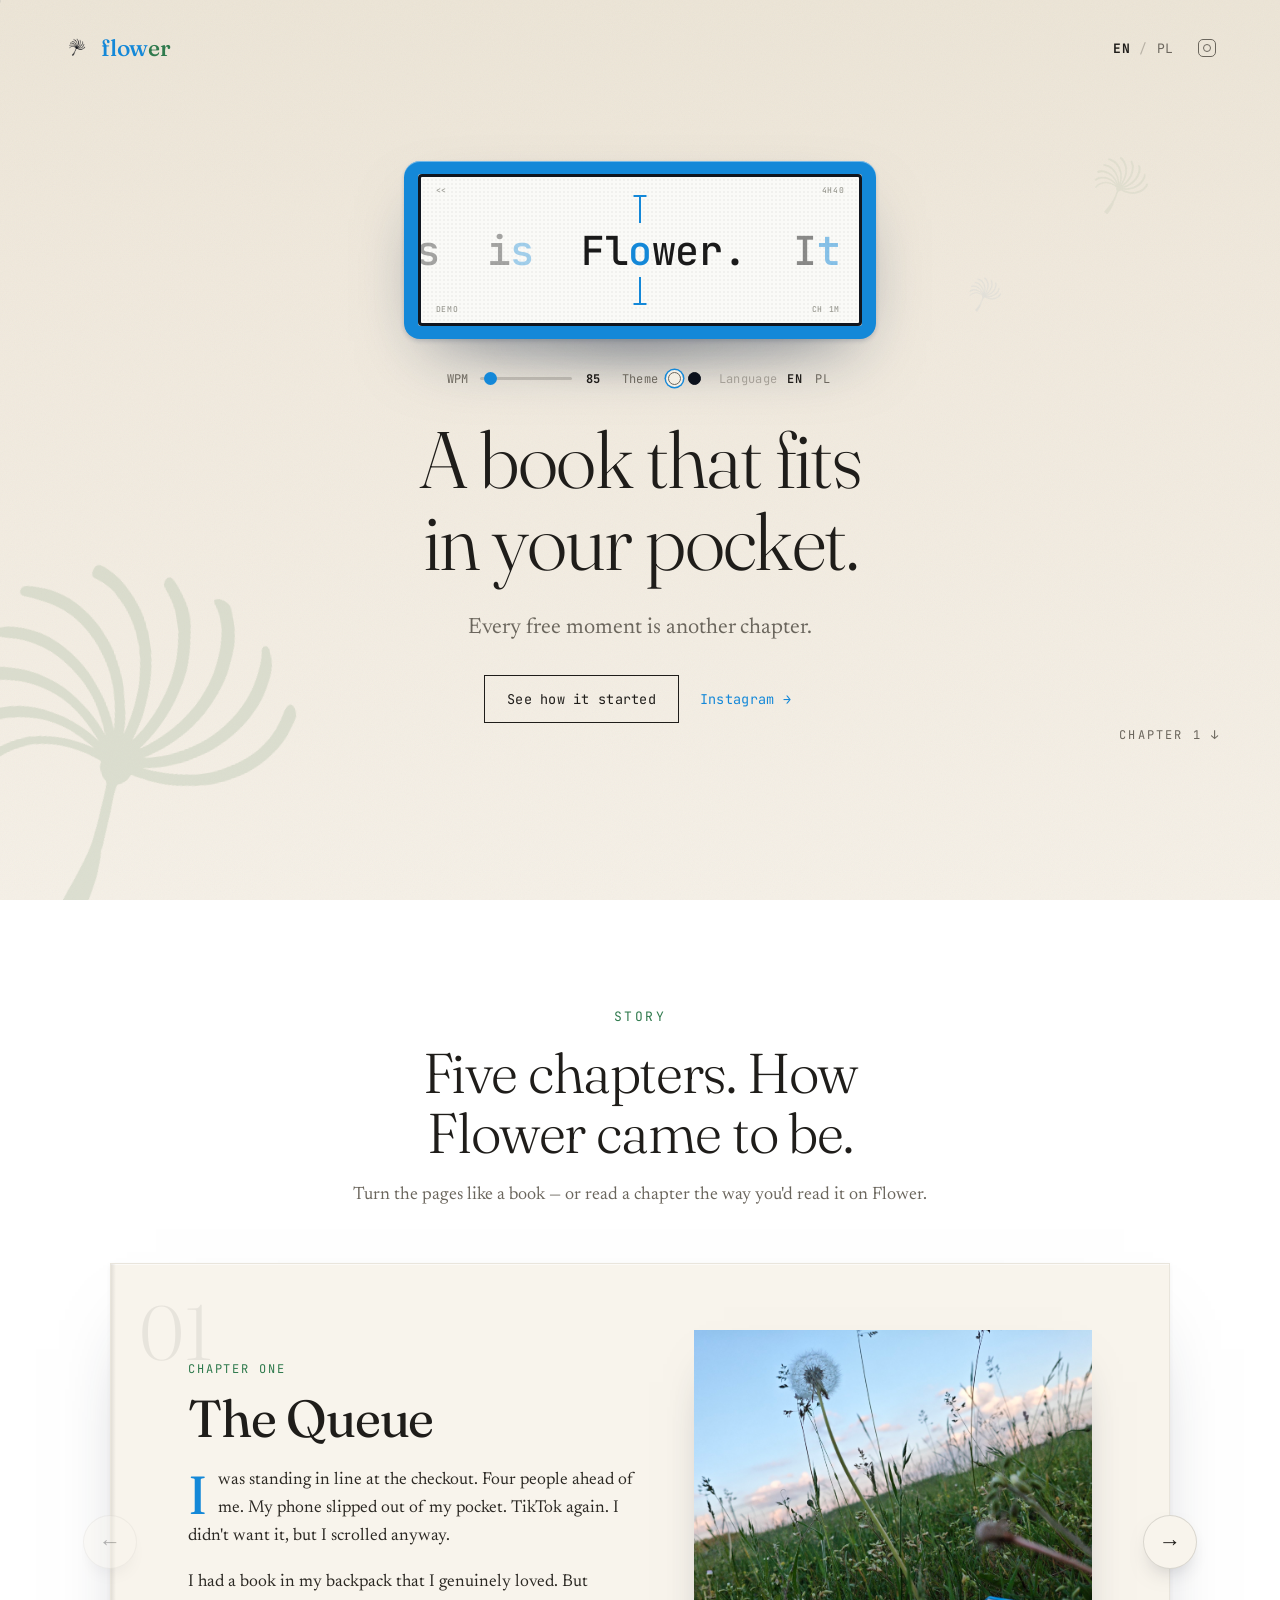
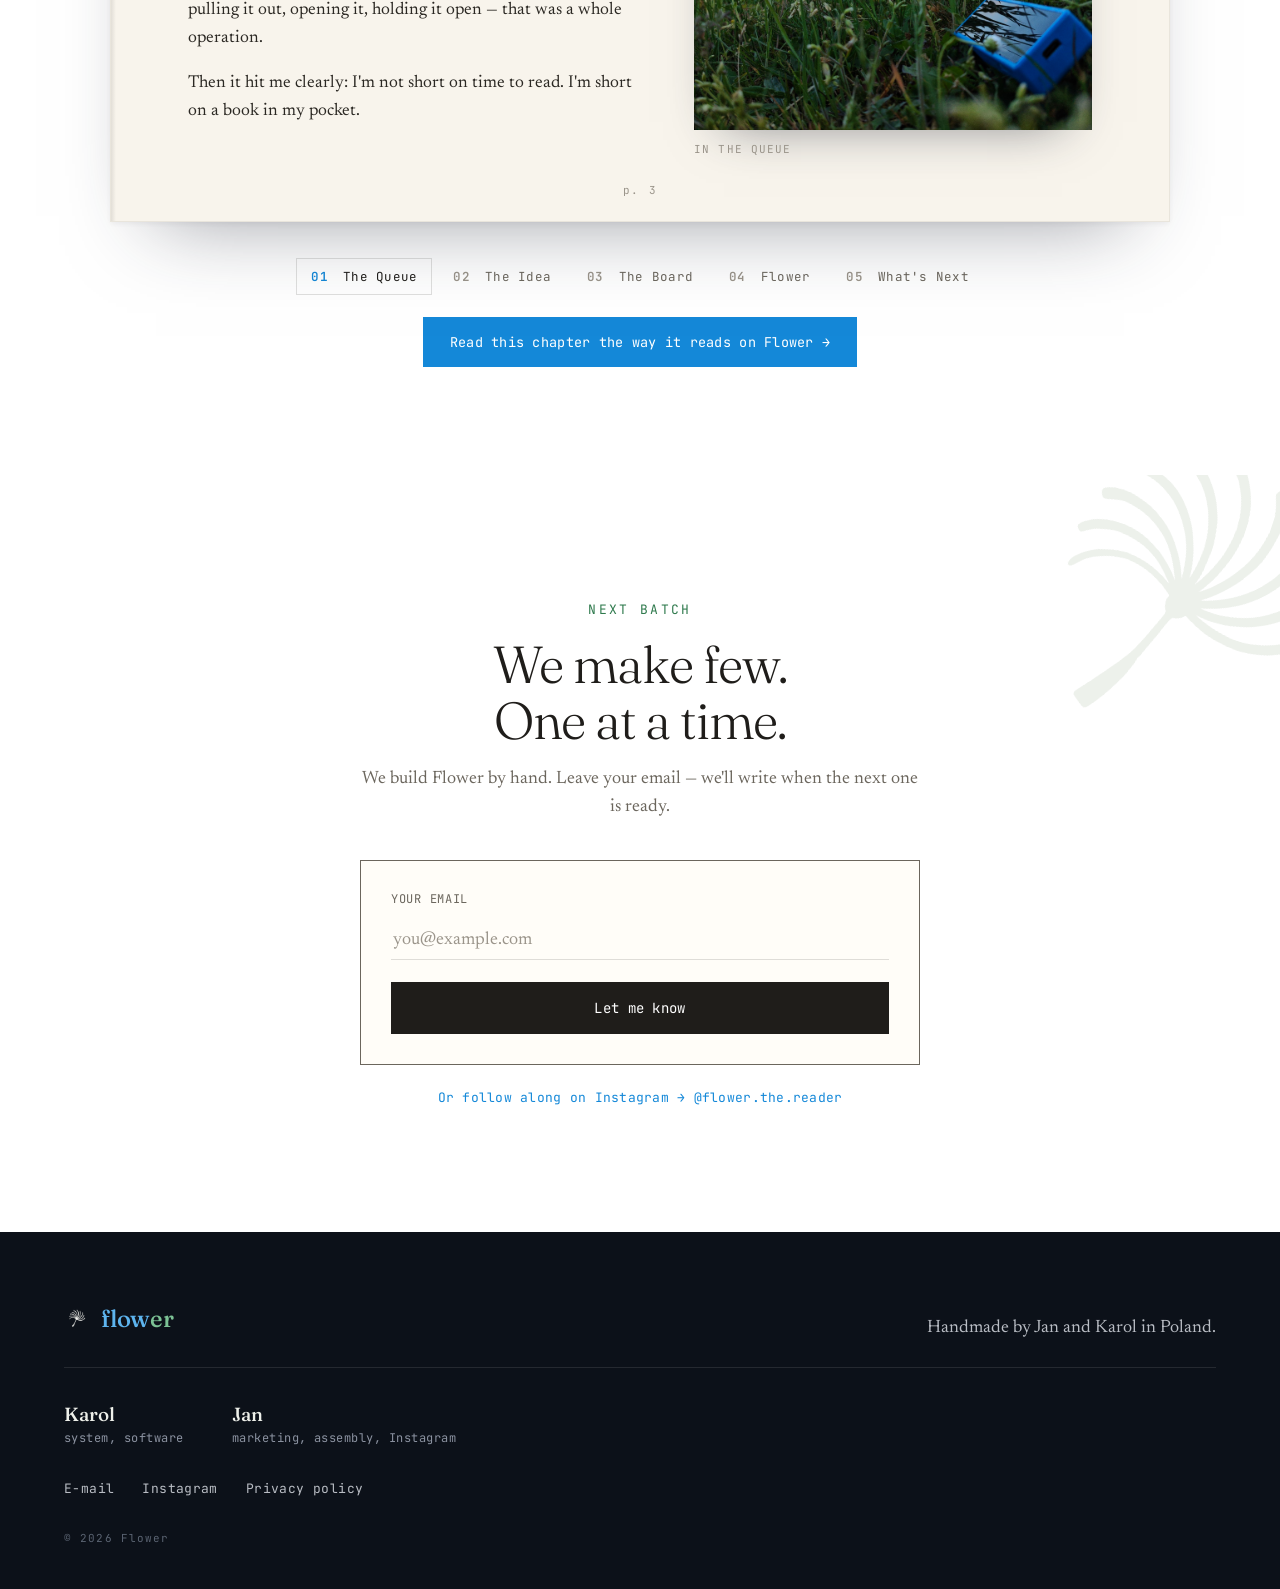
<file: index.html>
<!DOCTYPE html>
<html lang="en">
<head>
<meta charset="utf-8" />
<meta name="viewport" content="width=device-width, initial-scale=1, viewport-fit=cover" />
<title>Flower — a book that fits in your pocket</title>
<link rel="preconnect" href="https://fonts.googleapis.com" />
<link rel="preconnect" href="https://fonts.gstatic.com" crossorigin />
<link href="https://fonts.googleapis.com/css2?family=Fraunces:opsz,wght@9..144,300;9..144,400;9..144,500;9..144,600&family=Newsreader:ital,opsz,wght@0,6..72,400;0,6..72,500;1,6..72,400&family=JetBrains+Mono:wght@400;500;600&display=swap" rel="stylesheet" />
<link rel="stylesheet" href="flower.css" />
</head>
<body>

<!-- B · progress bar as a book line -->
<div class="progress" id="progress"></div>

<header class="topbar">
  <span class="wm"><img src="assets/logo/seed-dark.png" alt=""/><span><span class="flow">flow</span><span class="er">er</span></span></span>
  <nav class="nav">
    <span class="lang">
      <button type="button" class="lang-btn on" data-lg="en" aria-pressed="true">EN</button>
      <span class="lang-sep">/</span>
      <button type="button" class="lang-btn" data-lg="pl" aria-pressed="false">PL</button>
    </span>
    <a href="https://instagram.com/flower.the.reader" aria-label="Instagram"><span class="ig"></span></a>
  </nav>
</header>

<!-- ============ HERO ============ -->
<section class="hero" data-screen-label="Hero">
  <span class="seed seed-big"></span>
  <span class="seed seed-sm1"></span>
  <span class="seed seed-sm2"></span>

  <div class="device-wrap reveal">
    <div class="device"><rsvp-screen theme="paper" wpm="85" accent="#1488d8" lang="en" chrome="on"></rsvp-screen></div>
  </div>

  <div class="controls reveal" id="heroControls">
    <label class="ctl"><span data-i18n="ui.wpm">WPM</span><input type="range" class="c-wpm" min="60" max="500" step="5" value="85" aria-label="Words per minute"><b class="c-wpm-val">85</b></label>
    <span class="ctl"><span data-i18n="ui.theme">Theme</span><span class="seg c-theme"><button type="button" data-th="paper" class="on" aria-label="Paper"></button><button type="button" data-th="dark" aria-label="Dark"></button></span></span>
    <span class="ctl lt"><span data-i18n="ui.lang">Language</span><button type="button" class="c-lang" data-lg="en">EN</button><button type="button" class="c-lang" data-lg="pl">PL</button></span>
  </div>

  <h1 class="lead reveal" data-i18n="hero.lead">A book that fits in your&nbsp;pocket.</h1>
  <p class="sub reveal" data-i18n="hero.sub">Every free moment is another chapter.</p>

  <div class="btnrow reveal">
    <a class="btn" href="#historia" data-i18n="hero.cta1">See how it started</a>
    <a class="btn ghost" href="https://instagram.com/flower.the.reader" data-i18n="hero.cta2">Instagram →</a>
  </div>

  <a class="scrollcue" href="#historia" data-i18n="hero.scrollcue">Chapter 1 ↓</a>
</section>

<!-- ============ HISTORIA — the book ============ -->
<section class="book-sec" id="historia" data-screen-label="Story">
  <div class="book-intro reveal">
    <span class="kicker" data-i18n="book.kicker">Story</span>
    <h2 data-i18n="book.h2">Five chapters. How Flower came to be.</h2>
    <p class="book-hint" data-i18n="book.hint">Turn the pages like a book — or read a chapter the way you'd read it on&nbsp;Flower.</p>
  </div>

  <div class="book reveal">
    <button class="arrow arrow-prev" id="prevCh" aria-label="Previous chapter">←</button>
    <button class="arrow arrow-next" id="nextCh" aria-label="Next chapter">→</button>

    <div class="book-stage" id="stage">

      <article class="page has-photo" data-num="01" data-page="3" data-title="The Queue">
        <span class="page-bignum">01</span>
        <span class="page-no" data-i18n="ch1.pageno">p. 3</span>
        <div class="page-col">
          <div class="ch-meta" data-i18n="ch1.meta">Chapter one</div>
          <h3 class="ch-title" data-i18n="ch1.title">The Queue</h3>
          <div class="ch-body">
            <p data-i18n="ch1.p1">I was standing in line at the checkout. Four people ahead of me. My phone slipped out of my pocket. TikTok again. I didn't want it, but I scrolled anyway.</p>
            <p data-i18n="ch1.p2">I had a book in my backpack that I genuinely loved. But pulling it out, opening it, holding it open — that was a whole operation.</p>
            <p data-i18n="ch1.p3">Then it hit me clearly: I'm not short on time to read. I'm short on a book in my&nbsp;pocket.</p>
          </div>
        </div>
        <figure class="page-photo">
          <img src="assets/photos/ch1.jpg" alt="Reading a book with a phone in hand" loading="lazy"/>
          <figcaption data-i18n="ch1.cap">In the queue</figcaption>
        </figure>
      </article>

      <article class="page has-photo" data-num="02" data-page="9" data-title="The Idea">
        <span class="page-bignum">02</span>
        <span class="page-no" data-i18n="ch2.pageno">p. 9</span>
        <div class="page-col">
          <div class="ch-meta" data-i18n="ch2.meta">Chapter two</div>
          <h3 class="ch-title" data-i18n="ch2.title">The Idea</h3>
          <div class="ch-body">
            <p data-i18n="ch2.p1">I stumbled on a simple open-source project. It showed text one word at a time. Ugly — built by programmers, for programmers.</p>
            <p data-i18n="ch2.p2">But there was something to it. Your eyes don't jump around. You read faster. I remembered that queue and thought: if you packed this into something truly small, something you hold in one hand — everything would change.</p>
            <p data-i18n="ch2.p3">That thought is where it began.</p>
          </div>
        </div>
        <figure class="page-photo">
          <img src="assets/photos/ch2.jpg" alt="Thinking about the idea" loading="lazy"/>
          <figcaption data-i18n="ch2.cap">The idea</figcaption>
        </figure>
      </article>

      <article class="page has-photo" data-num="03" data-page="15" data-title="The Board">
        <span class="page-bignum">03</span>
        <span class="page-no" data-i18n="ch3.pageno">p. 15</span>
        <div class="page-col">
          <div class="ch-meta" data-i18n="ch3.meta">Chapter three</div>
          <h3 class="ch-title" data-i18n="ch3.title">The Board</h3>
          <div class="ch-body">
            <p data-i18n="ch3.p1">I took a Waveshare ESP32-S3. A small board, a good screen. I wrote the software from scratch. Nothing unnecessary.</p>
            <p data-i18n="ch3.p2">With every decision I asked myself one question: would someone who'd never seen it before know what to do with it right away?</p>
          </div>
        </div>
        <figure class="page-photo">
          <img src="assets/photos/device-grass-closeup.jpg" alt="Flower with its e-ink screen in the grass" loading="lazy"/>
          <figcaption data-i18n="ch3.cap">Waveshare ESP32-S3 · e-ink screen</figcaption>
        </figure>
      </article>

      <article class="page has-photo" data-num="04" data-page="21" data-title="Flower">
        <span class="page-bignum">04</span>
        <span class="page-no" data-i18n="ch4.pageno">p. 21</span>
        <div class="page-col">
          <div class="ch-meta" data-i18n="ch4.meta">Chapter four</div>
          <h3 class="ch-title" data-i18n="ch4.title">Flower</h3>
          <div class="ch-body">
            <p data-i18n="ch4.p1">Flower fits in your hand. You hold it with one hand — in a queue, on the tram, anywhere. The text flows word by word. You set the pace. After a moment you forget the device. Only the book is left.</p>
            <p data-i18n="ch4.p2">You can change the font, the text size, switch on night mode. You turn it off whenever you like and come back to exactly the same spot.</p>
          </div>
        </div>
        <figure class="page-photo">
          <img src="assets/photos/device-pony.jpg" alt="Flower held in a hand" loading="lazy"/>
          <figcaption data-i18n="ch4.cap">Flower in hand</figcaption>
        </figure>
      </article>

      <article class="page has-photo" data-num="05" data-page="29" data-title="What's Next">
        <span class="page-bignum">05</span>
        <span class="page-no" data-i18n="ch5.pageno">p. 29</span>
        <div class="page-col">
          <div class="ch-meta" data-i18n="ch5.meta">Chapter five</div>
          <h3 class="ch-title" data-i18n="ch5.title">What's Next</h3>
          <div class="ch-body">
            <p data-i18n="ch5.p1">Flower v1 is ready. We assemble it by hand, one at a time. No fancy box, no manual, for 300&nbsp;zł. We sell it the way we make it — plainly, no nonsense.</p>
            <p data-i18n="ch5.p2">This is the first version. It works well, but we know it's only the beginning. It's just the two of us — Jan and Karol, in Poland. No office, no investors, no corporate theatre.</p>
            <p class="ch-credo" data-i18n="ch5.credo">Because we believe every moment can be a chapter.</p>
          </div>
        </div>
        <figure class="page-photo">
          <img src="assets/photos/karol-woodpile.jpg" alt="Karol reading on Flower" loading="lazy"/>
          <figcaption data-i18n="ch5.cap">Karol</figcaption>
        </figure>
      </article>

      <!-- A · read this chapter like on Flower -->
      <div class="rsvp-mode" id="rsvpMode">
        <div class="rsvp-inner">
          <div class="rsvp-label" id="rsvpLabel" data-i18n="rsvp.label">Chapter one · The Queue</div>
          <div class="device device--rsvp"><rsvp-screen theme="paper" wpm="210" accent="#1488d8" chrome="on"></rsvp-screen></div>
          <div class="rsvp-controls" id="rsvpControls">
            <label class="ctl"><span data-i18n="ui.wpm">WPM</span><input type="range" class="c-wpm" min="60" max="500" step="5" value="210" aria-label="Words per minute"><b class="c-wpm-val">210</b></label>
            <span class="ctl"><span data-i18n="ui.theme">Theme</span><span class="seg c-theme"><button type="button" data-th="paper" class="on" aria-label="Paper"></button><button type="button" data-th="eink" aria-label="E-ink"></button><button type="button" data-th="dark" aria-label="Dark"></button></span></span>
            <button type="button" class="c-play" id="rsvpPlay" data-i18n="rsvp.pause">Pause</button>
          </div>
          <button class="rsvp-back" id="rsvpBack" data-i18n="rsvp.back">← Back to text</button>
        </div>
      </div>
    </div>
  </div>

  <div class="book-bar reveal">
    <nav class="rail" id="rail">
      <button data-i="0"><b>01</b> <span data-i18n="rail.1">The Queue</span></button>
      <button data-i="1"><b>02</b> <span data-i18n="rail.2">The Idea</span></button>
      <button data-i="2"><b>03</b> <span data-i18n="rail.3">The Board</span></button>
      <button data-i="3"><b>04</b> <span data-i18n="rail.4">Flower</span></button>
      <button data-i="4"><b>05</b> <span data-i18n="rail.5">What's Next</span></button>
    </nav>
    <button class="read-flower" id="readFlower" data-i18n="read.flower">Read this chapter the way it reads on Flower →</button>
  </div>
</section>

<!-- ============ FORM ============ -->
<section class="signup" id="zapis" data-screen-label="Sign up">
  <span class="seed seed-form"></span>
  <div class="signup-col reveal">
    <span class="kicker" data-i18n="su.kicker">Next batch</span>
    <h2 data-i18n="su.h2">We make few. One at a time.</h2>
    <p data-i18n="su.p">We build Flower by hand. Leave your email — we'll write when the next one is&nbsp;ready.</p>

    <form class="form-box" id="signupForm" novalidate>
      <label for="email" data-i18n="su.label">Your email</label>
      <input id="email" name="email" type="email" placeholder="you@example.com" autocomplete="email" data-i18n-ph="su.ph"/>
      <button type="submit" id="signupBtn" data-i18n="su.btn">Let me know</button>
      <p class="form-msg" id="formMsg" role="status" aria-live="polite" hidden></p>
    </form>

    <a class="form-ig" href="https://instagram.com/flower.the.reader" data-i18n="su.ig">Or follow along on Instagram → @flower.the.reader</a>
  </div>
</section>

<!-- ============ FOOTER ============ -->
<footer class="foot" data-screen-label="Footer">
  <div class="foot-top">
    <span class="wm wm-dark"><img src="assets/logo/seed-white.png" alt=""/><span><span class="flow">flow</span><span class="er">er</span></span></span>
    <p class="foot-made" data-i18n="foot.made">Handmade by Jan and Karol in&nbsp;Poland.</p>
  </div>

  <div class="makers">
    <div class="maker"><b>Karol</b><span data-i18n="foot.karol">system, software</span></div>
    <div class="maker"><b>Jan</b><span data-i18n="foot.jan">marketing, assembly, Instagram</span></div>
  </div>

  <nav class="foot-links">
    <a href="mailto:flower.thereader@gmail.com" data-i18n="foot.email">E-mail</a>
    <a href="https://instagram.com/flower.the.reader" data-i18n="foot.ig">Instagram</a>
    <a href="polityka.html" data-i18n="foot.privacy">Privacy policy</a>
  </nav>

  <div class="foot-base" data-i18n="foot.base">© 2026 Flower</div>
</footer>

<script src="rsvp-screen.js"></script>
<script src="i18n.js"></script>
<script src="flower.js"></script>
</body>
</html>
</file>
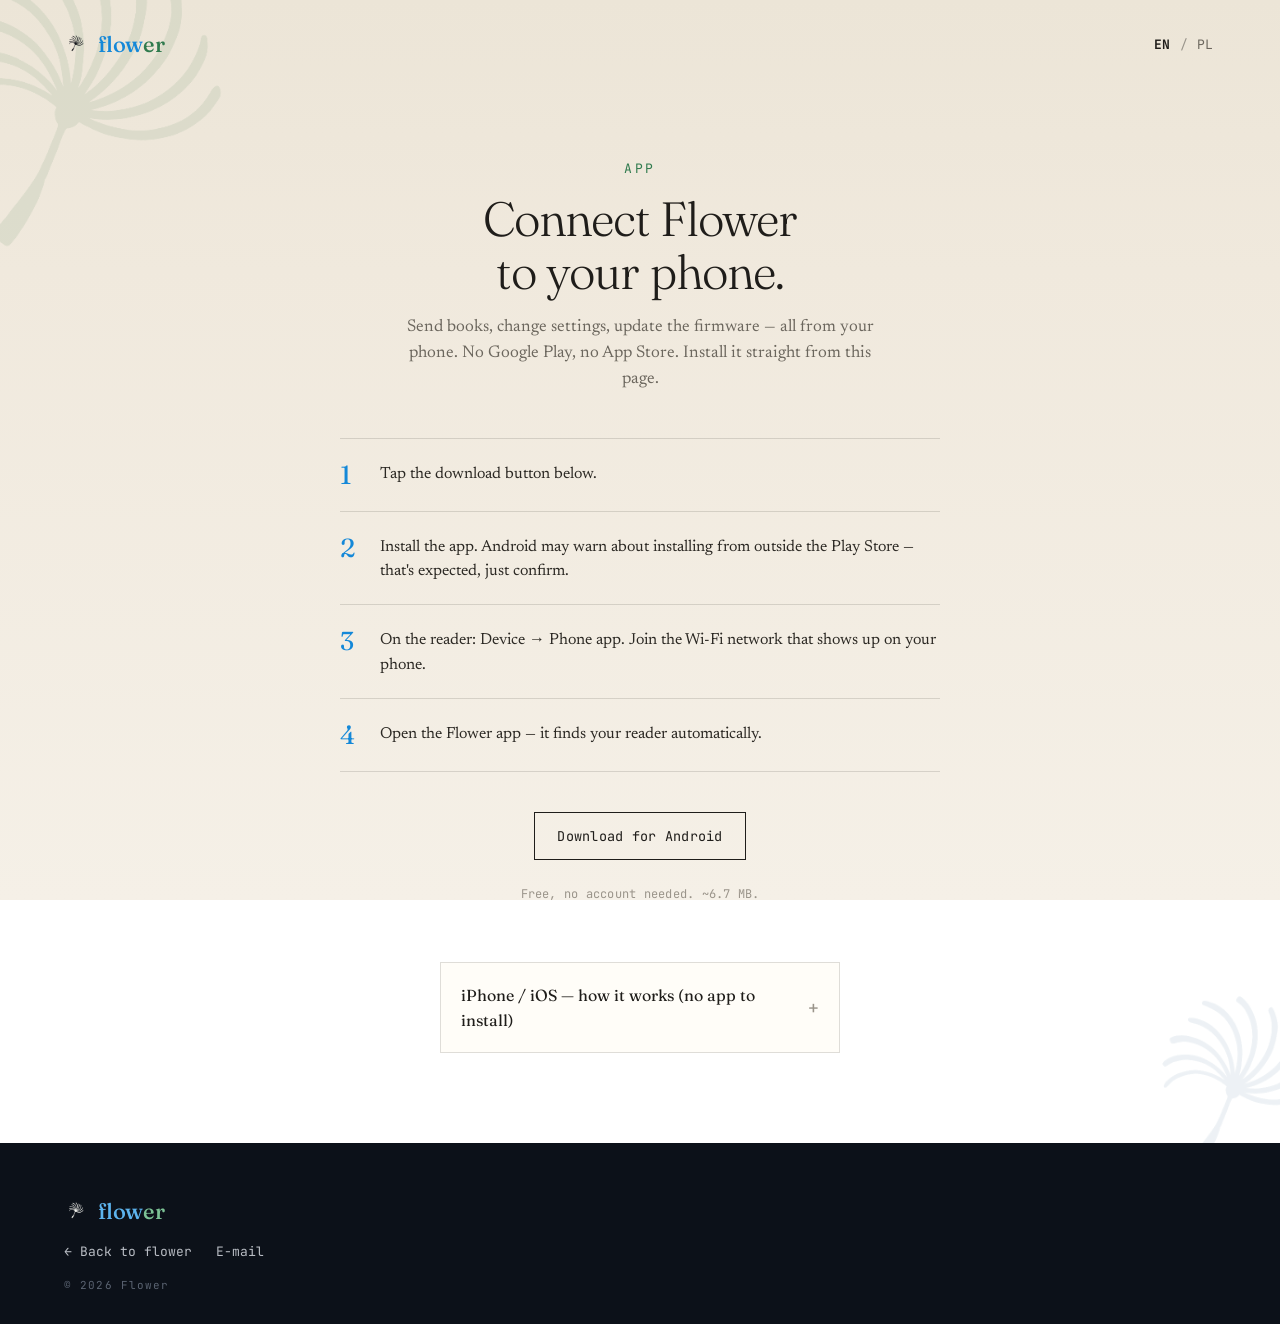
<file: appdownload.html>
<!DOCTYPE html>
<html lang="en">
<head>
<meta charset="utf-8" />
<meta name="viewport" content="width=device-width, initial-scale=1, viewport-fit=cover" />
<meta name="robots" content="noindex, nofollow" />
<title>Flower — get the app</title>
<link rel="preconnect" href="https://fonts.googleapis.com" />
<link rel="preconnect" href="https://fonts.gstatic.com" crossorigin />
<link href="https://fonts.googleapis.com/css2?family=Fraunces:opsz,wght@9..144,300;9..144,400;9..144,500;9..144,600&family=Newsreader:ital,opsz,wght@0,6..72,400;0,6..72,500;1,6..72,400&family=JetBrains+Mono:wght@400;500;600&display=swap" rel="stylesheet" />
<style>
/* ===========================================================
   Flower — "appdownload" (get-the-app) page.
   Samodzielny plik (własny <style>/<script>, zero zależności od
   flower.css / i18n.js / flower.js) — ale DZIELI folder assets/
   z resztą strony, bo faktycznie tam mieszka, więc obrazki logo
   ładujemy zwykłymi względnymi ścieżkami (tak jak index.html),
   zamiast base64 — to samo repo, ten sam folder, ma to sens.
   Nie podlinkowana z index.html.
   =========================================================== */
:root{
  --paper-top:#ece5d7; --paper-mid:#f0e9dd; --paper-bot:#f5f0e7;
  --sheet:#f8f4ec; --ink:#1f1d1a; --ink2:#6b665d; --ink3:#9a948a;
  --deep:#0c1119; --blue:#1488d8; --blue-soft:#5db4ee;
  --green:#2f7a4d; --green-soft:#7cc295; --sage:#aebfa6;
  --line:rgba(31,29,26,.14);
  --fr:'Fraunces',Georgia,serif; --ns:'Newsreader',Georgia,serif; --mn:'JetBrains Mono',monospace;
}
*{ box-sizing:border-box; }
html{ scroll-behavior:smooth; overflow-x:hidden; max-width:100%; }
body{ margin:0; color:var(--ink); font-family:var(--ns);
  background:linear-gradient(180deg, var(--paper-top) 0%, var(--paper-mid) 30%, var(--paper-bot) 100%);
  background-attachment:fixed; -webkit-font-smoothing:antialiased; position:relative; overflow-x:hidden; }

/* seed — sama grafika logo, przyciemniona/dopasowana kolorem (jak na
   stronie głównej: maska z seed-dark.png, tło w kolorze --sage) */
.seed{ position:absolute; z-index:0; pointer-events:none;
  -webkit-mask:url('assets/logo/seed-dark.png') center/contain no-repeat;
  mask:url('assets/logo/seed-dark.png') center/contain no-repeat; }
.seed.b1{ width:460px; height:460px; left:-150px; top:-120px; opacity:.28; background:var(--sage); }
.seed.b2{ width:260px; height:260px; right:-90px; bottom:8%; opacity:.18; background:#9fb6c9; }

.topbar{ position:relative; z-index:2; display:flex; justify-content:space-between; align-items:center;
  padding:30px clamp(24px,5vw,64px); }
.wm{ display:flex; align-items:center; gap:10px; font-family:var(--fr); font-weight:500;
  font-size:22px; letter-spacing:-.01em; text-decoration:none; }
.wm img{ width:24px; height:24px; display:block; }
.wm .flow{ color:var(--blue); } .wm .er{ color:var(--green); }
.lang{ display:inline-flex; align-items:center; gap:7px; font-family:var(--mn); font-size:13px; }
.lang-btn{ font-family:var(--mn); font-size:13px; letter-spacing:.04em; color:var(--ink2);
  background:none; border:none; cursor:pointer; padding:4px 2px; }
.lang-btn.on{ color:var(--ink); font-weight:700; }
.lang-sep{ opacity:.4; }

.app-sec{ position:relative; z-index:2; max-width:680px; margin:0 auto;
  padding:clamp(40px,8vh,90px) clamp(22px,5vw,40px) clamp(70px,10vh,110px); text-align:center; }
.kicker{ font-family:var(--mn); font-size:13px; letter-spacing:.18em; text-transform:uppercase; color:var(--green); }
.app-sec h1{ font-family:var(--fr); font-weight:300; font-size:clamp(30px,5vw,48px); line-height:1.1;
  letter-spacing:-.02em; margin:16px 0 0; text-wrap:balance; }
.app-sec p.lead{ margin:16px auto 0; color:var(--ink2); font-size:17px; line-height:1.55; max-width:50ch; }

.steps{ margin:44px 0 0; text-align:left; display:flex; flex-direction:column; }
.step{ display:flex; gap:18px; padding:20px 0; border-top:1px solid var(--line); }
.step:last-child{ border-bottom:1px solid var(--line); }
.step b{ font-family:var(--fr); font-weight:400; font-size:26px; color:var(--blue); flex:0 0 auto; width:1.3ch; }
.step p{ margin:0; font-size:16px; line-height:1.55; color:#2b2823; padding-top:3px; }

.get-app{ margin:40px 0 0; display:flex; flex-direction:column; align-items:center; gap:14px; }
.btn{ font-family:var(--mn); font-size:13.5px; letter-spacing:.02em; padding:14px 22px;
  border:1px solid var(--ink); color:var(--ink); background:none; text-decoration:none;
  display:inline-block; cursor:pointer; transition:background .25s, color .25s; }
.btn:hover{ background:var(--ink); color:var(--paper-bot); }
.btn.disabled{ opacity:.45; pointer-events:none; }
.note{ font-family:var(--mn); font-size:12px; letter-spacing:.02em; color:var(--ink3); }

.ios-note{ margin:48px auto 0; max-width:50ch; padding:4px 20px; background:#fffdf8;
  border:1px solid var(--line); font-size:14.5px; line-height:1.55; color:var(--ink2); text-align:left; }
.ios-note summary{ padding:16px 0; cursor:pointer; list-style:none; color:var(--ink);
  font-family:var(--fr); font-size:16px; display:flex; align-items:center; justify-content:space-between; gap:12px; }
.ios-note summary::-webkit-details-marker{ display:none; }
.ios-note summary::after{ content:'+'; font-family:var(--mn); font-size:18px; color:var(--ink3);
  flex:0 0 auto; transition:transform .2s; }
.ios-note[open] summary::after{ content:'−'; }
.ios-note[open] summary{ border-bottom:1px solid var(--line); }
.ios-body{ padding:18px 0 20px; }
.ios-body ol{ margin:0; padding:0 0 0 1.3em; display:flex; flex-direction:column; gap:12px; }
.ios-body li::marker{ font-family:var(--mn); color:var(--blue); font-size:13px; }
.ios-body b{ color:var(--ink); }
.ios-body p.note2{ margin:14px 0 0; font-size:13px; color:var(--ink3); }

.foot{ position:relative; z-index:2; background:var(--deep); color:#e9ebe6;
  padding:clamp(40px,6vh,60px) clamp(24px,5vw,64px) 32px; display:flex; flex-direction:column; gap:18px; }
.foot .wm .flow{ color:var(--blue-soft); } .foot .wm .er{ color:var(--green-soft); }
.foot-links{ display:flex; gap:24px; flex-wrap:wrap; font-family:var(--mn); font-size:13px; }
.foot-links a{ color:#b9bdc4; text-decoration:none; }
.foot-links a:hover{ color:#fff; }
.foot-base{ font-family:var(--mn); font-size:11px; letter-spacing:.1em; color:#5b6472; }

@media (max-width:600px){
  .topbar{ padding:18px 20px; }
  .app-sec{ padding:30px 18px 60px; }
  .get-app .btn{ width:100%; text-align:center; }
}
</style>
</head>
<body>

<span class="seed b1"></span>
<span class="seed b2"></span>

<header class="topbar">
  <a href="index.html" class="wm"><img src="assets/logo/seed-dark.png" alt=""/><span><span class="flow">flow</span><span class="er">er</span></span></a>
  <span class="lang">
    <button type="button" class="lang-btn on" data-lg="en">EN</button>
    <span class="lang-sep">/</span>
    <button type="button" class="lang-btn" data-lg="pl">PL</button>
  </span>
</header>

<section class="app-sec">
  <span class="kicker" data-t="kicker">App</span>
  <h1 data-t="h1">Connect Flower to your phone.</h1>
  <p class="lead" data-t="lead">Send books, change settings, update the firmware — all from your phone. No Google Play, no App Store. Install it straight from this page.</p>

  <div class="steps">
    <div class="step"><b>1</b><p data-t="step1">Tap the download button below.</p></div>
    <div class="step"><b>2</b><p data-t="step2">Install the app. Android may warn about installing from outside the Play Store — that's expected, just confirm.</p></div>
    <div class="step"><b>3</b><p data-t="step3">On the reader: Device → Phone app. Join the Wi-Fi network that shows up on your phone.</p></div>
    <div class="step"><b>4</b><p data-t="step4">Open the Flower app — it finds your reader automatically.</p></div>
  </div>

  <div class="get-app">
    <a
      class="btn"
      href="downloads/flower-android-debug.apk?v=1.3.0"
      download
      data-t="download"
      >Download for Android</a
    >
    <p class="note" data-t="note">Free, no account needed. ~6.7&nbsp;MB.</p>
  </div>

  <details class="ios-note">
    <summary data-t="iosSummary">iPhone / iOS — how it works (no app to install)</summary>
    <div class="ios-body" data-t="iosBody"></div>
  </details>
</section>

<footer class="foot">
  <span class="wm"><img src="assets/logo/seed-white.png" alt=""/><span><span class="flow">flow</span><span class="er">er</span></span></span>
  <nav class="foot-links">
    <a href="index.html" data-t="backHome">← Back to flower</a>
    <a href="mailto:flower.thereader@gmail.com">E-mail</a>
  </nav>
  <div class="foot-base">© 2026 Flower</div>
</footer>

<script>
  // Mini i18n, świadomie własny i niezależny od i18n.js reszty strony —
  // ta strona ma zero zależności od innych plików JS.
  var STR = {
    en: {
      kicker: "App",
      h1: "Connect Flower to your phone.",
      lead: "Send books, change settings, update the firmware — all from your phone. No Google Play, no App Store. Install it straight from this page.",
      step1: "Tap the download button below.",
      step2: "Install the app. Android may warn about installing from outside the Play Store — that's expected, just confirm.",
      step3: "On the reader: Device → Phone app. Join the Wi-Fi network that shows up on your phone.",
      step4: "Open the Flower app — it finds your reader automatically.",
      download: "Download for Android",
      note: "Free, no account needed. ~6.7 MB.",
      iosSummary: "iPhone / iOS — how it works (no app to install)",
      iosBody: "<ol>" +
        "<li>On the reader: go to <b>Device → Phone app</b>. It shows a Wi-Fi network name starting with <b>Flower-</b>.</li>" +
        "<li>On your iPhone: open <b>Settings → Wi-Fi</b> and join that network.</li>" +
        "<li>Open <b>Safari</b> and type the address shown on the reader's screen directly into the address bar (usually <b>http://192.168.4.1</b>) — don't search for it, type it exactly.</li>" +
        "<li>You'll land on Flower's own page, served directly by the reader — from there you can send books, change settings, and update the firmware.</li>" +
        "<li>Optional: tap <b>Share → Add to Home Screen</b> for a quick-access icon. It still only works while your iPhone is on the reader's Wi-Fi.</li>" +
        "</ol><p class=\"note2\">While connected to the reader's Wi-Fi, your iPhone has no regular internet — that's expected. Switch back to your home Wi-Fi afterwards.</p>",
      backHome: "← Back to flower"
    },
    pl: {
      kicker: "Aplikacja",
      h1: "Połącz Flower z telefonem.",
      lead: "Wysyłaj książki, zmieniaj ustawienia, aktualizuj firmware — wszystko z telefonu. Bez Google Play, bez App Store. Instalujesz ją bezpośrednio z tej strony.",
      step1: "Kliknij przycisk pobierania poniżej.",
      step2: "Zainstaluj aplikację. Android może ostrzec przed instalacją spoza Sklepu Play — to normalne, po prostu potwierdź.",
      step3: "Na czytniku: Urządzenie → Aplikacja. Połącz telefon z siecią WiFi, która się pojawi.",
      step4: "Otwórz aplikację Flower — sama znajdzie czytnik.",
      download: "Pobierz na Androida",
      note: "Za darmo, bez konta. ~6.7 MB.",
      iosSummary: "iPhone / iOS — jak to działa (bez instalowania appki)",
      iosBody: "<ol>" +
        "<li>Na czytniku wejdź w <b>Urządzenie → Aplikacja</b>. Pokaże się nazwa sieci WiFi zaczynająca się od <b>Flower-</b>.</li>" +
        "<li>Na iPhonie wejdź w <b>Ustawienia → WiFi</b> i połącz się z tą siecią.</li>" +
        "<li>Otwórz <b>Safari</b> i wpisz bezpośrednio w pasku adresu to, co pokazuje ekran czytnika (zwykle <b>http://192.168.4.1</b>) — nie wyszukuj tego, wpisz dokładnie ten adres.</li>" +
        "<li>Zobaczysz własną stronę czytnika, serwowaną bezpośrednio przez niego — stamtąd wyślesz książki, zmienisz ustawienia i zaktualizujesz firmware.</li>" +
        "<li>Opcjonalnie: stuknij <b>Udostępnij → Dodaj do ekranu głównego</b>, żeby mieć szybką ikonę. Nadal zadziała tylko gdy iPhone jest w sieci czytnika.</li>" +
        "</ol><p class=\"note2\">Gdy iPhone jest połączony z siecią czytnika, nie ma zwykłego internetu — to normalne. Po skończeniu wróć do swojej sieci domowej.</p>",
      backHome: "← Wróć do flower"
    }
  };

  function apply(lang) {
    var d = STR[lang] || STR.en;
    document.documentElement.setAttribute("lang", lang);
    document.querySelectorAll("[data-t]").forEach(function (el) {
      var key = el.getAttribute("data-t");
      if (!(key in d)) return;
      el.innerHTML = d[key];
    });
    document.querySelectorAll(".lang-btn").forEach(function (b) {
      b.classList.toggle("on", b.getAttribute("data-lg") === lang);
    });
    try { localStorage.setItem("flower_lang", lang); } catch (e) {}
  }

  document.querySelectorAll(".lang-btn").forEach(function (btn) {
    btn.addEventListener("click", function () { apply(btn.getAttribute("data-lg")); });
  });

  var saved = null;
  try { saved = localStorage.getItem("flower_lang"); } catch (e) {}
  var browserPl = (navigator.language || "").toLowerCase().indexOf("pl") === 0;
  apply(saved || (browserPl ? "pl" : "en"));
</script>
</body>
</html>
</file>
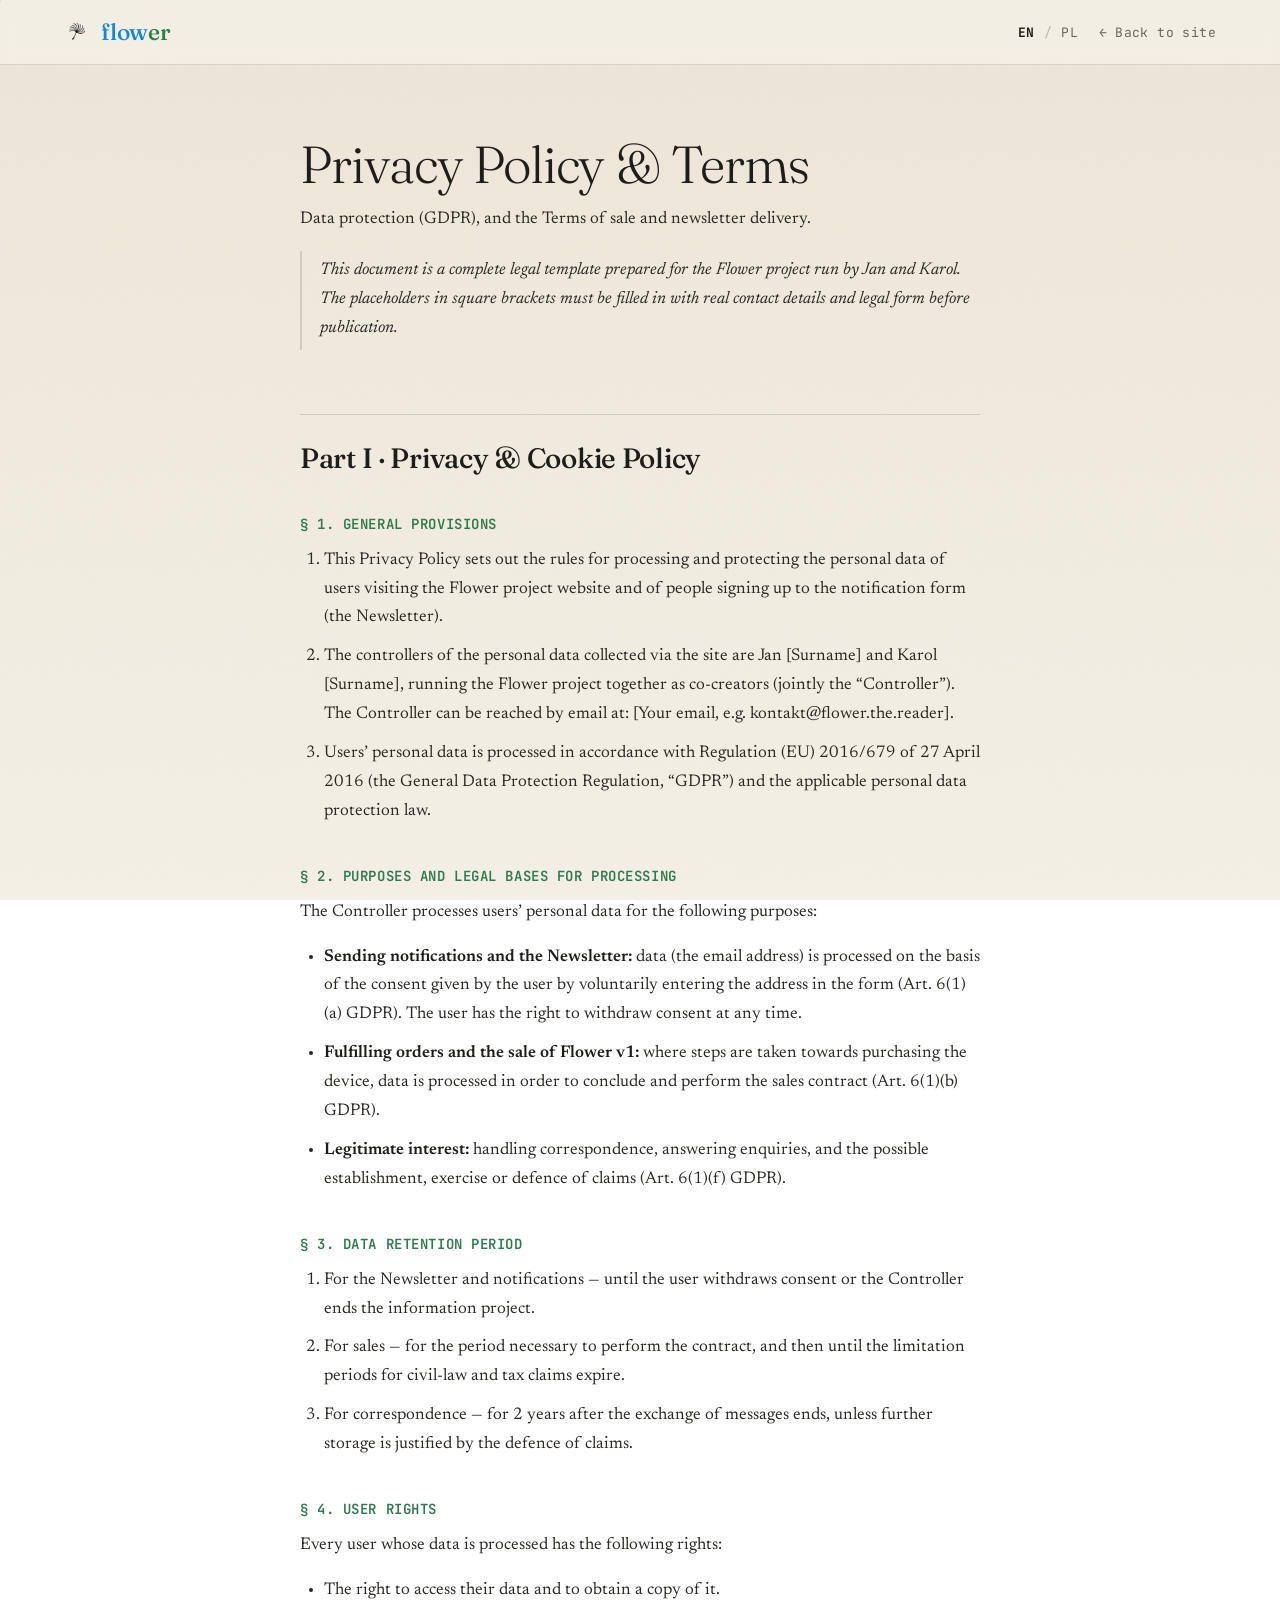
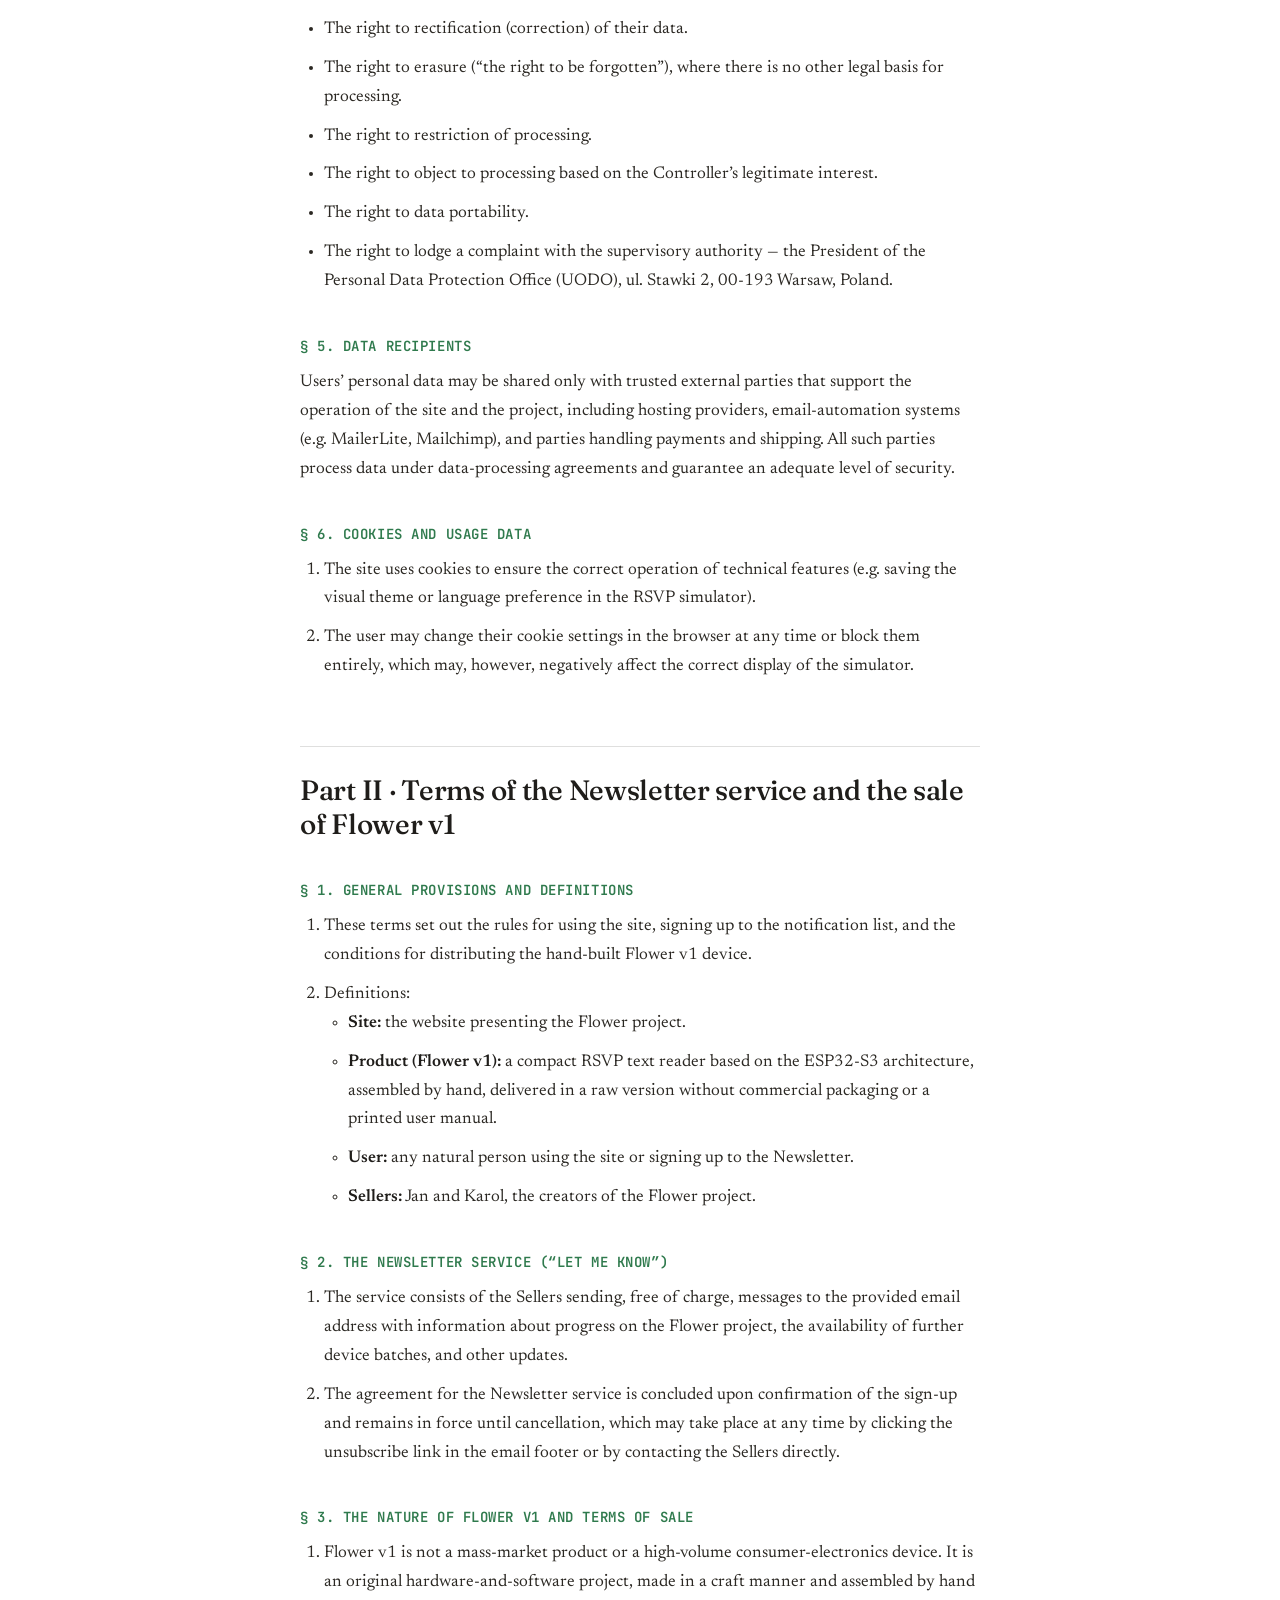
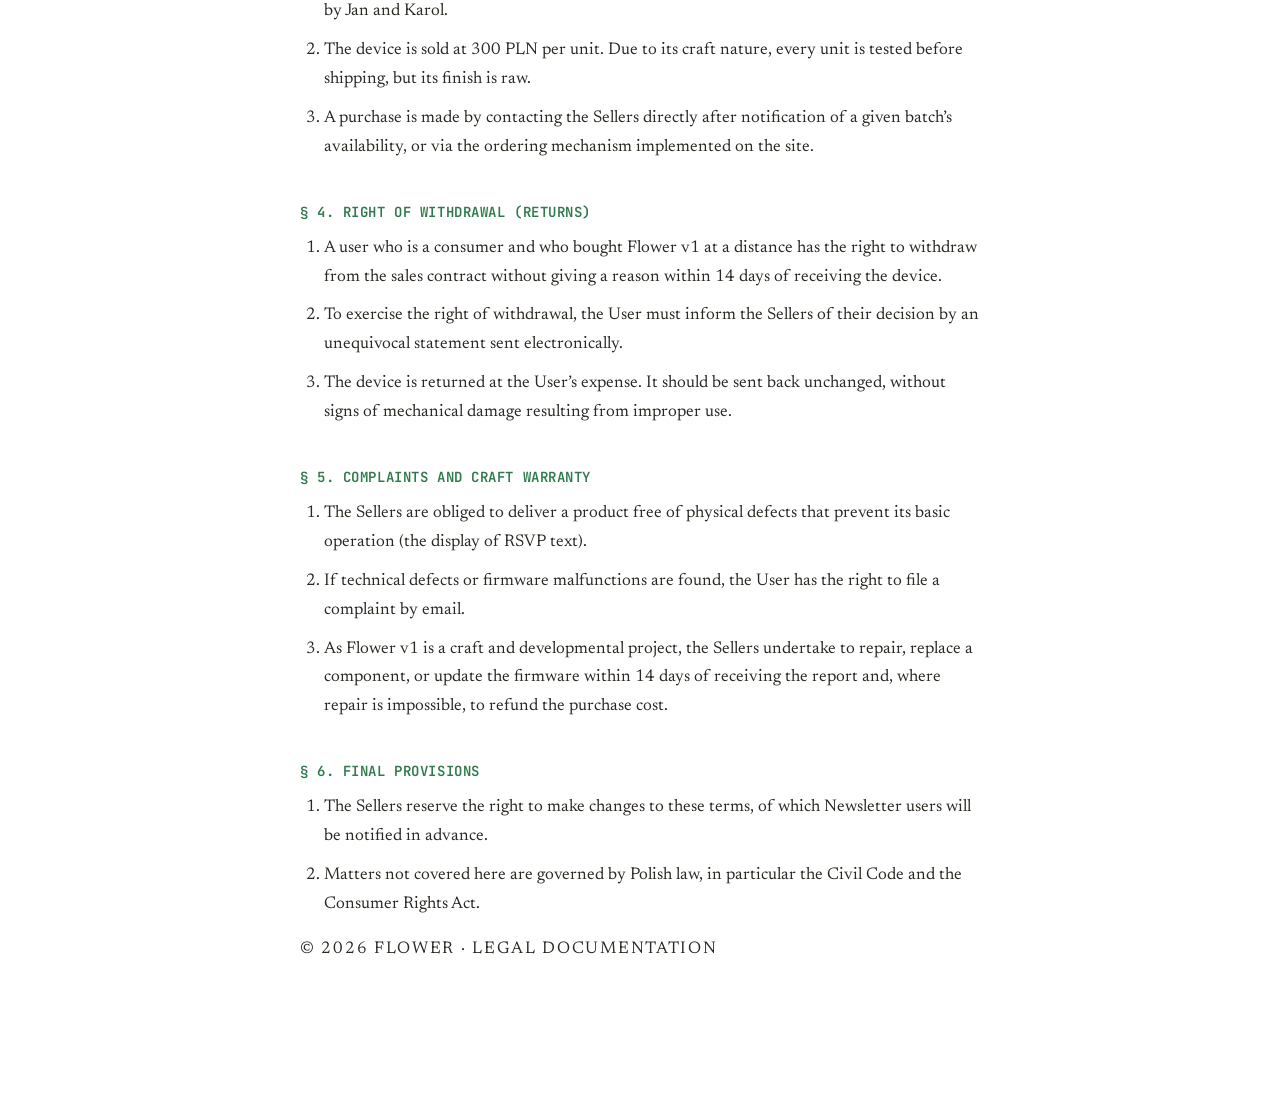
<file: polityka.html>
<!DOCTYPE html>
<html lang="en">
<head>
<meta charset="utf-8" />
<meta name="viewport" content="width=device-width, initial-scale=1" />
<title>Flower — Privacy Policy & Terms</title>
<link rel="preconnect" href="https://fonts.googleapis.com" />
<link rel="preconnect" href="https://fonts.gstatic.com" crossorigin />
<link href="https://fonts.googleapis.com/css2?family=Fraunces:opsz,wght@9..144,300;9..144,400;9..144,500;9..144,600&family=Newsreader:ital,opsz,wght@0,6..72,400;0,6..72,500;1,6..72,400&family=JetBrains+Mono:wght@400;500;600&display=swap" rel="stylesheet" />
<link rel="stylesheet" href="flower.css" />
<style>
  .doc-top{ position:sticky; top:0; z-index:40; display:flex; align-items:center; justify-content:space-between;
    gap:14px; padding:18px clamp(20px,5vw,72px); background:rgba(245,240,231,.86); backdrop-filter:blur(8px);
    border-bottom:1px solid var(--line); }
  .doc-top .nav{ gap:18px; }
  .doc-back{ font-family:var(--mn); font-size:13px; letter-spacing:.03em; color:var(--ink); text-decoration:none; white-space:nowrap; }
  .doc-back:hover{ color:var(--blue); }
  .doc{ position:relative; z-index:2; max-width:760px; margin:0 auto; padding:clamp(40px,8vh,90px) clamp(20px,5vw,40px) 120px; }
  .doc-title{ font-family:var(--fr); font-weight:300; font-size:clamp(30px,5vw,52px); line-height:1.06;
    letter-spacing:-.02em; margin:0 0 14px; text-wrap:balance; }
  .doc-sub{ font-family:var(--ns); font-size:18px; color:var(--ink2); margin:0 0 14px; }
  .doc-note{ font-family:var(--ns); font-style:italic; font-size:15px; color:var(--ink2); line-height:1.55;
    border-left:2px solid var(--line); padding:6px 0 6px 18px; margin:28px 0 0; }
  .doc h2{ font-family:var(--fr); font-weight:500; font-size:clamp(22px,2.6vw,28px); letter-spacing:-.01em;
    margin:64px 0 4px; padding-top:26px; border-top:1px solid var(--line); }
  .doc h3{ font-family:var(--mn); font-weight:600; font-size:14px; letter-spacing:.04em; text-transform:uppercase;
    color:var(--green); margin:40px 0 14px; }
  .doc p{ font-family:var(--ns); font-size:17px; line-height:1.7; color:#2b2823; margin:0 0 16px; }
  .doc ol, .doc ul{ font-family:var(--ns); font-size:17px; line-height:1.7; color:#2b2823;
    margin:0 0 16px; padding-left:24px; }
  .doc li{ margin:0 0 10px; }
  .doc li b{ font-weight:600; color:var(--ink); }
  .doc-end{ font-family:var(--mn); font-size:12px; letter-spacing:.1em; color:var(--ink3);
    text-transform:uppercase; margin-top:64px; }
  @media (max-width:600px){
    .doc h2{ margin-top:48px; }
    .doc p,.doc ol,.doc ul{ font-size:16px; }
  }
</style>
</head>
<body>
<div class="progress" id="progress"></div>

<header class="doc-top">
  <span class="wm"><img src="assets/logo/seed-dark.png" alt=""/><span><span class="flow">flow</span><span class="er">er</span></span></span>
  <nav class="nav">
    <span class="lang">
      <button type="button" class="lang-btn on" data-lg="en" aria-pressed="true">EN</button>
      <span class="lang-sep">/</span>
      <button type="button" class="lang-btn" data-lg="pl" aria-pressed="false">PL</button>
    </span>
    <a class="doc-back" id="docBack" href="index.html">← Back to site</a>
  </nav>
</header>

<!-- ============ ENGLISH (default) ============ -->
<main class="doc" id="docEN">
  <h1 class="doc-title">Privacy Policy &amp; Terms</h1>
  <p class="doc-sub">Data protection (GDPR), and the Terms of sale and newsletter delivery.</p>
  <p class="doc-note">This document is a complete legal template prepared for the Flower project run by Jan and Karol. The placeholders in square brackets must be filled in with real contact details and legal form before publication.</p>

  <h2>Part I · Privacy &amp; Cookie Policy</h2>

  <h3>§ 1. General provisions</h3>
  <ol>
    <li>This Privacy Policy sets out the rules for processing and protecting the personal data of users visiting the Flower project website and of people signing up to the notification form (the Newsletter).</li>
    <li>The controllers of the personal data collected via the site are Jan [Surname] and Karol [Surname], running the Flower project together as co-creators (jointly the “Controller”). The Controller can be reached by email at: [Your email, e.g. kontakt@flower.the.reader].</li>
    <li>Users’ personal data is processed in accordance with Regulation (EU) 2016/679 of 27 April 2016 (the General Data Protection Regulation, “GDPR”) and the applicable personal data protection law.</li>
  </ol>

  <h3>§ 2. Purposes and legal bases for processing</h3>
  <p>The Controller processes users’ personal data for the following purposes:</p>
  <ul>
    <li><b>Sending notifications and the Newsletter:</b> data (the email address) is processed on the basis of the consent given by the user by voluntarily entering the address in the form (Art. 6(1)(a) GDPR). The user has the right to withdraw consent at any time.</li>
    <li><b>Fulfilling orders and the sale of Flower v1:</b> where steps are taken towards purchasing the device, data is processed in order to conclude and perform the sales contract (Art. 6(1)(b) GDPR).</li>
    <li><b>Legitimate interest:</b> handling correspondence, answering enquiries, and the possible establishment, exercise or defence of claims (Art. 6(1)(f) GDPR).</li>
  </ul>

  <h3>§ 3. Data retention period</h3>
  <ol>
    <li>For the Newsletter and notifications — until the user withdraws consent or the Controller ends the information project.</li>
    <li>For sales — for the period necessary to perform the contract, and then until the limitation periods for civil-law and tax claims expire.</li>
    <li>For correspondence — for 2 years after the exchange of messages ends, unless further storage is justified by the defence of claims.</li>
  </ol>

  <h3>§ 4. User rights</h3>
  <p>Every user whose data is processed has the following rights:</p>
  <ul>
    <li>The right to access their data and to obtain a copy of it.</li>
    <li>The right to rectification (correction) of their data.</li>
    <li>The right to erasure (“the right to be forgotten”), where there is no other legal basis for processing.</li>
    <li>The right to restriction of processing.</li>
    <li>The right to object to processing based on the Controller’s legitimate interest.</li>
    <li>The right to data portability.</li>
    <li>The right to lodge a complaint with the supervisory authority — the President of the Personal Data Protection Office (UODO), ul. Stawki 2, 00-193 Warsaw, Poland.</li>
  </ul>

  <h3>§ 5. Data recipients</h3>
  <p>Users’ personal data may be shared only with trusted external parties that support the operation of the site and the project, including hosting providers, email-automation systems (e.g. MailerLite, Mailchimp), and parties handling payments and shipping. All such parties process data under data-processing agreements and guarantee an adequate level of security.</p>

  <h3>§ 6. Cookies and usage data</h3>
  <ol>
    <li>The site uses cookies to ensure the correct operation of technical features (e.g. saving the visual theme or language preference in the RSVP simulator).</li>
    <li>The user may change their cookie settings in the browser at any time or block them entirely, which may, however, negatively affect the correct display of the simulator.</li>
  </ol>

  <h2>Part II · Terms of the Newsletter service and the sale of Flower v1</h2>

  <h3>§ 1. General provisions and definitions</h3>
  <ol>
    <li>These terms set out the rules for using the site, signing up to the notification list, and the conditions for distributing the hand-built Flower v1 device.</li>
    <li>Definitions:
      <ul>
        <li><b>Site:</b> the website presenting the Flower project.</li>
        <li><b>Product (Flower v1):</b> a compact RSVP text reader based on the ESP32-S3 architecture, assembled by hand, delivered in a raw version without commercial packaging or a printed user manual.</li>
        <li><b>User:</b> any natural person using the site or signing up to the Newsletter.</li>
        <li><b>Sellers:</b> Jan and Karol, the creators of the Flower project.</li>
      </ul>
    </li>
  </ol>

  <h3>§ 2. The Newsletter service (“Let me know”)</h3>
  <ol>
    <li>The service consists of the Sellers sending, free of charge, messages to the provided email address with information about progress on the Flower project, the availability of further device batches, and other updates.</li>
    <li>The agreement for the Newsletter service is concluded upon confirmation of the sign-up and remains in force until cancellation, which may take place at any time by clicking the unsubscribe link in the email footer or by contacting the Sellers directly.</li>
  </ol>

  <h3>§ 3. The nature of Flower v1 and terms of sale</h3>
  <ol>
    <li>Flower v1 is not a mass-market product or a high-volume consumer-electronics device. It is an original hardware-and-software project, made in a craft manner and assembled by hand by Jan and Karol.</li>
    <li>The device is sold at 300 PLN per unit. Due to its craft nature, every unit is tested before shipping, but its finish is raw.</li>
    <li>A purchase is made by contacting the Sellers directly after notification of a given batch’s availability, or via the ordering mechanism implemented on the site.</li>
  </ol>

  <h3>§ 4. Right of withdrawal (returns)</h3>
  <ol>
    <li>A user who is a consumer and who bought Flower v1 at a distance has the right to withdraw from the sales contract without giving a reason within 14 days of receiving the device.</li>
    <li>To exercise the right of withdrawal, the User must inform the Sellers of their decision by an unequivocal statement sent electronically.</li>
    <li>The device is returned at the User’s expense. It should be sent back unchanged, without signs of mechanical damage resulting from improper use.</li>
  </ol>

  <h3>§ 5. Complaints and craft warranty</h3>
  <ol>
    <li>The Sellers are obliged to deliver a product free of physical defects that prevent its basic operation (the display of RSVP text).</li>
    <li>If technical defects or firmware malfunctions are found, the User has the right to file a complaint by email.</li>
    <li>As Flower v1 is a craft and developmental project, the Sellers undertake to repair, replace a component, or update the firmware within 14 days of receiving the report and, where repair is impossible, to refund the purchase cost.</li>
  </ol>

  <h3>§ 6. Final provisions</h3>
  <ol>
    <li>The Sellers reserve the right to make changes to these terms, of which Newsletter users will be notified in advance.</li>
    <li>Matters not covered here are governed by Polish law, in particular the Civil Code and the Consumer Rights Act.</li>
  </ol>

  <p class="doc-end">© 2026 Flower · Legal documentation</p>
</main>

<!-- ============ POLSKI ============ -->
<main class="doc" id="docPL" hidden>
  <h1 class="doc-title">Polityka prywatności i Regulamin</h1>
  <p class="doc-sub">Ochrona danych (RODO) oraz Regulamin sprzedaży i wysyłki newslettera.</p>
  <p class="doc-note">Niniejszy dokument stanowi kompletny wzór prawny przygotowany dla projektu Flower realizowanego przez Jana i Karola. Miejsca oznaczone nawiasami kwadratowymi należy uzupełnić rzeczywistymi danymi kontaktowymi i formą prawną przed publikacją.</p>

  <h2>Część I · Polityka prywatności i plików cookies</h2>

  <h3>§ 1. Postanowienia ogólne</h3>
  <ol>
    <li>Niniejsza Polityka Prywatności określa zasady przetwarzania i ochrony danych osobowych użytkowników odwiedzających stronę internetową projektu Flower oraz osób zapisujących się do formularza powiadomień (Newslettera).</li>
    <li>Administratorem danych osobowych zbieranych za pośrednictwem strony są Jan [Nazwisko] oraz Karol [Nazwisko], realizujący projekt Flower wspólnie jako współtwórcy (zwani dalej łącznie „Administratorem”). Kontakt z Administratorem jest możliwy pod adresem e-mail: [Twój adres e-mail, np. kontakt@flower.the.reader].</li>
    <li>Dane osobowe użytkowników są przetwarzane zgodnie z Rozporządzeniem (UE) 2016/679 z dnia 27 kwietnia 2016 r. (ogólne rozporządzenie o ochronie danych, dalej: „RODO”) oraz ustawą o ochronie danych osobowych.</li>
  </ol>

  <h3>§ 2. Cele i podstawy prawne przetwarzania danych</h3>
  <p>Administrator przetwarza dane osobowe użytkowników w następujących celach:</p>
  <ul>
    <li><b>Wysyłka powiadomień i Newslettera:</b> przetwarzanie danych (adres e-mail) odbywa się na podstawie wyrażonej przez użytkownika zgody poprzez dobrowolne wpisanie adresu w formularzu (art. 6 ust. 1 lit. a RODO). Użytkownik ma prawo do wycofania zgody w dowolnym momencie.</li>
    <li><b>Realizacja zamówień i sprzedaż Flower v1:</b> w przypadku podjęcia działań zmierzających do zakupu urządzenia, dane są przetwarzane w celu zawarcia i realizacji umowy sprzedaży (art. 6 ust. 1 lit. b RODO).</li>
    <li><b>Prawnie uzasadniony interes:</b> obsługa korespondencji, odpowiedzi na zapytania oraz ewentualne ustalenie, dochodzenie lub obrona przed roszczeniami (art. 6 ust. 1 lit. f RODO).</li>
  </ul>

  <h3>§ 3. Okres przechowywania danych</h3>
  <ol>
    <li>W przypadku Newslettera i powiadomień — do czasu wycofania zgody przez użytkownika lub zakończenia projektu informacyjnego przez Administratora.</li>
    <li>W przypadku realizacji sprzedaży — przez okres niezbędny do wykonania umowy, a następnie do czasu upływu terminów przedawnienia roszczeń cywilnoprawnych i podatkowych.</li>
    <li>W przypadku korespondencji — przez okres 2 lat od zakończenia wymiany wiadomości, chyba że dalsze przechowywanie jest uzasadnione obroną przed roszczeniami.</li>
  </ol>

  <h3>§ 4. Prawa użytkownika</h3>
  <p>Każdemu użytkownikowi, którego dane są przetwarzane, przysługują następujące prawa:</p>
  <ul>
    <li>Prawo dostępu do treści swoich danych oraz otrzymania ich kopii.</li>
    <li>Prawo do sprostowania (poprawiania) swoich danych.</li>
    <li>Prawo do usunięcia danych („prawo do bycia zapomnianym”), jeśli brak jest innych podstaw prawnych do ich przetwarzania.</li>
    <li>Prawo do ograniczenia przetwarzania danych.</li>
    <li>Prawo do wniesienia sprzeciwu wobec przetwarzania opartego na prawnie uzasadnionym interesie Administratora.</li>
    <li>Prawo do przenoszenia danych.</li>
    <li>Prawo do wniesienia skargi do organu nadzorczego — Prezesa Urzędu Ochrony Danych Osobowych (UODO), ul. Stawki 2, 00-193 Warszawa.</li>
  </ul>

  <h3>§ 5. Odbiorcy danych</h3>
  <p>Dane osobowe użytkowników mogą być przekazywane wyłącznie zaufanym podmiotom zewnętrznym wspierającym działanie strony i realizację projektu, w tym dostawcom usług hostingowych, systemów do automatyzacji wysyłki e-mail (np. MailerLite, Mailchimp) oraz podmiotom obsługującym płatności i dostawy. Wszystkie podmioty przetwarzają dane na podstawie umów powierzenia i gwarantują odpowiedni poziom bezpieczeństwa.</p>

  <h3>§ 6. Pliki cookies i dane eksploatacyjne</h3>
  <ol>
    <li>Strona wykorzystuje pliki cookies w celu zapewnienia prawidłowego działania funkcji technicznych (np. zapisanie preferencji motywu wizualnego czy języka w symulatorze RSVP).</li>
    <li>Użytkownik może w każdej chwili zmienić ustawienia dotyczące plików cookies w swojej przeglądarce lub całkowicie je zablokować, co jednak może wpłynąć negatywnie na poprawne wyświetlanie symulatora.</li>
  </ol>

  <h2>Część II · Regulamin usługi Newsletter oraz sprzedaży Flower v1</h2>

  <h3>§ 1. Postanowienia ogólne i definicje</h3>
  <ol>
    <li>Niniejszy regulamin określa zasady korzystania ze strony, zapisu na listę powiadomień oraz warunki dystrybucji rzemieślniczego urządzenia Flower v1.</li>
    <li>Definicje:
      <ul>
        <li><b>Strona:</b> serwis internetowy prezentujący projekt Flower.</li>
        <li><b>Produkt (Flower v1):</b> kompaktowy czytnik tekstu RSVP oparty na architekturze ESP32-S3, składany ręcznie, dostarczany w wersji surowej bez opakowania komercyjnego i drukowanej instrukcji obsługi.</li>
        <li><b>Użytkownik:</b> każda osoba fizyczna korzystająca ze strony lub zapisująca się do Newslettera.</li>
        <li><b>Sprzedawcy:</b> Jan i Karol, twórcy projektu Flower.</li>
      </ul>
    </li>
  </ol>

  <h3>§ 2. Usługa Newslettera („Daj mi znać”)</h3>
  <ol>
    <li>Usługa polega na bezpłatnym przesyłaniu przez Sprzedawców na podany adres e-mail wiadomości informujących o postępach w pracach nad projektem Flower, dostępności kolejnych partii urządzeń oraz innych aktualnościach.</li>
    <li>Umowa o świadczenie usługi Newslettera zostaje zawarta z chwilą potwierdzenia zapisu i obowiązuje do momentu rezygnacji, która może nastąpić w każdym czasie poprzez kliknięcie linku dezaktywacyjnego w stopce e-maila lub kontakt bezpośredni.</li>
  </ol>

  <h3>§ 3. Specyfika produktu Flower v1 i warunki sprzedaży</h3>
  <ol>
    <li>Flower v1 nie jest produktem masowym ani wielkoseryjnym urządzeniem elektroniki użytkowej. Jest to autorski projekt sprzętowo-programistyczny realizowany rzemieślniczo i składany ręcznie przez Jana i Karola.</li>
    <li>Urządzenie sprzedawane jest w cenie 300 PLN za sztukę. Ze względu na rzemieślniczy charakter, każda sztuka jest testowana przed wysyłką, jednak jej wykończenie ma charakter surowy.</li>
    <li>Do zakupu dochodzi poprzez bezpośredni kontakt ze Sprzedawcami po powiadomieniu o dostępności danej partii lub za pośrednictwem mechanizmu zamówień wdrożonego na stronie.</li>
  </ol>

  <h3>§ 4. Prawo do odstąpienia od umowy (zwroty)</h3>
  <ol>
    <li>Użytkownik będący konsumentem, który zakupił Flower v1 na odległość, ma prawo odstąpić od umowy sprzedaży bez podania przyczyny w terminie 14 dni od dnia otrzymania urządzenia.</li>
    <li>Aby skorzystać z prawa odstąpienia, Użytkownik musi poinformować Sprzedawców o swojej decyzji w drodze jednoznacznego oświadczenia przesłanego drogą elektroniczną.</li>
    <li>Zwrot urządzenia odbywa się na koszt Użytkownika. Urządzenie powinno zostać odesłane w stanie niezmienionym, bez śladów uszkodzeń mechanicznych wynikających z nieprawidłowego użytkowania.</li>
  </ol>

  <h3>§ 5. Reklamacje i gwarancja rzemieślnicza</h3>
  <ol>
    <li>Sprzedawcy mają obowiązek dostarczyć produkt wolny od wad fizycznych uniemożliwiających jego podstawowe działanie (wyświetlanie tekstu RSVP).</li>
    <li>W przypadku stwierdzenia wad technicznych lub nieprawidłowego działania oprogramowania układowego, Użytkownik ma prawo do złożenia reklamacji drogą mailową.</li>
    <li>Ponieważ Flower v1 jest projektem rzemieślniczym i rozwojowym, Sprzedawcy zobowiązują się do naprawy, wymiany komponentu lub aktualizacji oprogramowania w terminie 14 dni od otrzymania zgłoszenia, a w przypadku braku możliwości naprawy — do zwrotu kosztów zakupu.</li>
  </ol>

  <h3>§ 6. Postanowienia końcowe</h3>
  <ol>
    <li>Sprzedawcy zastrzegają sobie prawo do wprowadzania zmian w niniejszym regulaminie, o czym użytkownicy Newslettera zostaną powiadomieni z wyprzedzeniem.</li>
    <li>W sprawach nieuregulowanych mają zastosowanie przepisy prawa polskiego, w szczególności Kodeksu Cywilnego oraz Ustawy o prawach konsumenta.</li>
  </ol>

  <p class="doc-end">© 2026 Flower · Dokumentacja prawna</p>
</main>

<script>
/* self-contained language toggle, shares the 'flower_lang' key with the main site */
(function () {
  var KEY = "flower_lang";
  var en = document.getElementById("docEN");
  var pl = document.getElementById("docPL");
  var back = document.getElementById("docBack");
  function saved() { try { return localStorage.getItem(KEY); } catch (e) { return null; } }
  function apply(l) {
    if (l !== "pl") l = "en";
    document.documentElement.lang = l;
    en.hidden = l !== "en";
    pl.hidden = l !== "pl";
    document.title = l === "pl" ? "Flower — Polityka prywatności i Regulamin" : "Flower — Privacy Policy & Terms";
    if (back) back.textContent = l === "pl" ? "← Wróć na stronę" : "← Back to site";
    [].forEach.call(document.querySelectorAll(".lang-btn"), function (b) {
      var on = b.getAttribute("data-lg") === l;
      b.classList.toggle("on", on);
      b.setAttribute("aria-pressed", on ? "true" : "false");
    });
    try { localStorage.setItem(KEY, l); } catch (e) {}
  }
  [].forEach.call(document.querySelectorAll(".lang-btn"), function (b) {
    b.addEventListener("click", function () { apply(b.getAttribute("data-lg")); });
  });
  function detect() {
    var ls = (navigator.languages && navigator.languages.length) ? navigator.languages : [navigator.language || ""];
    for (var i = 0; i < ls.length; i++) { if (String(ls[i]).toLowerCase().indexOf("pl") === 0) return "pl"; }
    return "en";
  }
  apply(saved() || detect());
})();
</script>
<script src="flower.js"></script>
</body>
</html>
</file>
<file: flower.css>
/* ===========================================================
   Flower — paper & seed site styles
   =========================================================== */
:root{
  --paper-top:#ece5d7; --paper-mid:#f0e9dd; --paper-bot:#f5f0e7;
  --sheet:#f8f4ec;                 /* page surface, a touch lighter */
  --ink:#1f1d1a; --ink2:#6b665d; --ink3:#9a948a;
  --deep:#0c1119;                  /* footer navy */
  --blue:#1488d8; --blue-soft:#5db4ee; --green:#2f7a4d; --green-soft:#7cc295;
  --sage:#aebfa6; --line:rgba(31,29,26,.14);
  --fr:'Fraunces',Georgia,serif; --ns:'Newsreader',Georgia,serif; --mn:'JetBrains Mono',monospace;
}
*{ box-sizing:border-box; }
html{ scroll-behavior:smooth; }
body{ margin:0; color:var(--ink); font-family:var(--ns);
  background:linear-gradient(180deg, var(--paper-top) 0%, var(--paper-mid) 30%, var(--paper-bot) 100%);
  background-attachment:fixed; -webkit-font-smoothing:antialiased; }

/* paper grain — felt, not seen */
body::before{ content:""; position:fixed; inset:0; z-index:0; pointer-events:none;
  mix-blend-mode:multiply; opacity:.5;
  background-image:url("data:image/svg+xml,%3Csvg xmlns='http://www.w3.org/2000/svg' width='180' height='180'%3E%3Cfilter id='n'%3E%3CfeTurbulence type='fractalNoise' baseFrequency='0.9' numOctaves='2' stitchTiles='stitch'/%3E%3C/filter%3E%3Crect width='100%25' height='100%25' filter='url(%23n)' opacity='0.09'/%3E%3C/svg%3E"); }

/* dandelion seed — tinted mask */
.seed{ position:absolute; pointer-events:none; z-index:1;
  -webkit-mask:url('assets/logo/seed-dark.png') center/contain no-repeat;
  mask:url('assets/logo/seed-dark.png') center/contain no-repeat; }
@keyframes drift{ 0%{ transform:translate(0,0) rotate(var(--r,0deg)); }
  50%{ transform:translate(14px,-18px) rotate(calc(var(--r,0deg) + 4deg)); }
  100%{ transform:translate(0,0) rotate(var(--r,0deg)); } }

/* reveal-on-scroll */
.reveal{ opacity:0; transform:translateY(22px); transition:opacity .8s cubic-bezier(.2,.7,.3,1), transform .8s cubic-bezier(.2,.7,.3,1); }
.reveal.in{ opacity:1; transform:none; }
@media (prefers-reduced-motion:reduce){
  .reveal{ opacity:1; transform:none; transition:none; }
  .seed-sm1,.seed-sm2{ animation:none !important; }
}

/* B · progress bar */
.progress{ position:fixed; top:0; left:0; height:2px; width:0; background:var(--blue); z-index:60;
  box-shadow:0 0 0 .5px rgba(20,40,70,.15); }

/* ---------------- top bar ---------------- */
.topbar{ position:absolute; top:0; left:0; right:0; z-index:40;
  display:flex; justify-content:space-between; align-items:center; padding:34px clamp(28px,5vw,72px); }
.wm{ display:flex; align-items:center; gap:11px; font-family:var(--fr); font-weight:500;
  font-size:23px; letter-spacing:-.01em; }
.wm img{ width:26px; height:26px; display:block; }
.wm .flow{ color:var(--blue); } .wm .er{ color:var(--green); }
.nav{ display:flex; align-items:center; gap:22px; font-family:var(--mn); font-size:13px;
  letter-spacing:.04em; color:var(--ink2); }
.nav .lang{ display:inline-flex; align-items:center; gap:7px; }
.lang-btn{ font-family:var(--mn); font-size:13px; letter-spacing:.04em; color:var(--ink2);
  background:none; border:none; cursor:pointer; padding:4px 2px; line-height:1; transition:color .2s; }
.lang-btn:hover{ color:var(--ink); }
.lang-btn.on{ color:var(--ink); font-weight:700; }
.lang-sep{ opacity:.4; }
.nav a{ color:inherit; text-decoration:none; display:flex; }
.nav .ig{ width:18px; height:18px; border:1.5px solid currentColor; border-radius:5px; position:relative; }
.nav .ig::after{ content:""; position:absolute; inset:4px; border:1.5px solid currentColor; border-radius:50%; }

/* ---------------- device ---------------- */
.device-wrap{ position:relative; }
.device-wrap::after{ content:""; position:absolute; left:50%; bottom:-30px; transform:translateX(-50%);
  width:74%; height:48px; z-index:-1; filter:blur(18px);
  background:radial-gradient(ellipse at center, rgba(28,42,64,.28), rgba(28,42,64,0) 72%); }
.device{ background:var(--blue); border-radius:16px; position:relative; width:472px; padding:13px 14px;
  box-shadow:0 2px 4px rgba(20,40,70,.18), 0 30px 70px -28px rgba(20,40,70,.55), inset 0 1px 0 rgba(255,255,255,.4); }
.device::after{ content:""; position:absolute; inset:13px 14px; border-radius:4px;
  box-shadow:inset 0 0 0 3px #11161f; pointer-events:none; }
.device rsvp-screen{ display:block; height:152px; border-radius:3px; overflow:hidden; }

.controls{ display:flex; align-items:center; gap:18px; font-family:var(--mn);
  font-size:12px; color:var(--ink2); letter-spacing:.03em; }
.ctl{ display:flex; align-items:center; gap:9px; }
.slider{ width:96px; height:3px; background:rgba(31,29,26,.18); border-radius:2px; position:relative; }
.slider::after{ content:""; position:absolute; left:38%; top:50%; width:11px; height:11px;
  transform:translate(-50%,-50%); background:var(--blue); border-radius:50%; }
.dots{ display:flex; gap:6px; }
.dots i{ width:11px; height:11px; border-radius:50%; border:1.5px solid var(--ink2); }
.dots i.on{ background:var(--ink); border-color:var(--ink); }
.lt{ display:flex; gap:7px; align-items:center; }
.lt b{ color:var(--ink); } .lt span{ opacity:.5; }

/* interactive controls (hero + RSVP) */
.ctl label,.ctl{ cursor:default; }
input.c-wpm{ -webkit-appearance:none; appearance:none; width:92px; height:3px; border-radius:2px;
  background:rgba(31,29,26,.18); outline:none; cursor:pointer; }
input.c-wpm::-webkit-slider-thumb{ -webkit-appearance:none; width:13px; height:13px; border:none;
  border-radius:50%; background:var(--blue); cursor:pointer; }
input.c-wpm::-moz-range-thumb{ width:13px; height:13px; border:none; border-radius:50%; background:var(--blue); cursor:pointer; }
.c-wpm-val{ color:var(--ink); font-variant-numeric:tabular-nums; min-width:3ch; }
.seg{ display:flex; gap:7px; }
.seg button{ width:13px; height:13px; padding:0; border-radius:50%; border:1.5px solid var(--ink2);
  background:none; cursor:pointer; transition:box-shadow .18s; }
.seg button[data-th="paper"]{ background:#f3eee4; border-color:var(--ink2); }
.seg button[data-th="eink"]{ background:#c7ccc2; border-color:var(--ink2); }
.seg button[data-th="dark"]{ background:#0b111c; border-color:#0b111c; }
.seg button.on{ box-shadow:0 0 0 2px var(--paper-bot), 0 0 0 3.5px var(--blue); }
.c-lang{ font-family:var(--mn); font-size:12px; color:var(--ink2); background:none; border:none;
  cursor:pointer; padding:2px 3px; letter-spacing:.04em; }
.c-lang.on{ color:var(--ink); font-weight:600; }

/* RSVP read-mode controls */
.rsvp-controls{ display:flex; align-items:center; gap:22px; flex-wrap:wrap; justify-content:center;
  font-family:var(--mn); font-size:12px; color:var(--ink2); letter-spacing:.03em; }
.c-play{ font-family:var(--mn); font-size:12px; letter-spacing:.04em; color:var(--ink);
  background:none; border:1px solid var(--line); padding:8px 16px; cursor:pointer; transition:border-color .2s; }
.c-play:hover{ border-color:var(--ink); }

/* ---------------- buttons ---------------- */
.btn{ font-family:var(--mn); font-size:13.5px; letter-spacing:.02em; padding:14px 22px;
  border:1px solid var(--ink); color:var(--ink); background:none; border-radius:0;
  text-decoration:none; display:inline-block; cursor:pointer; transition:background .25s, color .25s; }
.btn:hover{ background:var(--ink); color:var(--paper-bot); }
.btn.ghost{ border-color:transparent; color:var(--blue); padding-left:4px; padding-right:4px; }
.btn.ghost:hover{ background:none; color:var(--blue); text-decoration:underline; text-underline-offset:4px; }

/* ---------------- hero ---------------- */
.hero{ position:relative; min-height:100vh; overflow:hidden;
  display:flex; flex-direction:column; align-items:center; justify-content:center;
  text-align:center; gap:30px; padding:120px clamp(28px,6vw,60px) 90px; }
.hero > *:not(.seed){ position:relative; z-index:2; }
.hero .seed-big{ z-index:1; left:-150px; bottom:-140px; width:560px; height:560px;
  background:var(--sage); opacity:.34; --r:-9deg; transform:rotate(var(--r)); }
.hero .seed-sm1{ z-index:1; right:9%; top:16%; width:88px; height:88px;
  background:var(--sage); opacity:.2; --r:22deg; animation:drift 19s ease-in-out infinite; }
.hero .seed-sm2{ z-index:1; right:21%; top:30%; width:52px; height:52px;
  background:#9fb6c9; opacity:.16; --r:-30deg; animation:drift 25s ease-in-out infinite 3s; }
.hero h1.lead{ font-family:var(--fr); font-weight:300; line-height:1.02; letter-spacing:-.02em;
  margin:0; font-size:clamp(46px,7vw,80px); max-width:14ch; text-wrap:balance; }
.hero p.sub{ margin:0; line-height:1.5; color:var(--ink2); font-size:clamp(18px,2.2vw,22px); max-width:32ch; }
.hero .btnrow{ display:flex; gap:16px; flex-wrap:wrap; justify-content:center; }
.scrollcue{ position:absolute; bottom:26px; left:50%; transform:translateX(-50%); z-index:2;
  font-family:var(--mn); font-size:12px; letter-spacing:.18em; text-transform:uppercase; color:var(--ink2);
  text-decoration:none; }
.scrollcue:hover{ color:var(--ink); }

/* =========================================================
   HISTORIA — the book
   ========================================================= */
.book-sec{ position:relative; z-index:2; padding:clamp(90px,12vh,150px) clamp(24px,5vw,80px) clamp(90px,12vh,150px); }
.kicker{ font-family:var(--mn); font-size:13px; letter-spacing:.18em; text-transform:uppercase; color:var(--green); }
.book-intro{ max-width:720px; margin:0 auto clamp(40px,6vh,68px); text-align:center; }
.book-intro h2{ font-family:var(--fr); font-weight:300; font-size:clamp(34px,4.6vw,56px); line-height:1.08;
  letter-spacing:-.02em; margin:18px 0 0; text-wrap:balance; }
.book-hint{ margin:18px 0 0; color:var(--ink2); font-size:18px; line-height:1.5; }

.book{ position:relative; max-width:1060px; margin:0 auto; }
.book-stage{ position:relative; background:var(--sheet); min-height:440px;
  box-shadow:0 1px 0 rgba(255,255,255,.6) inset, 0 40px 80px -46px rgba(35,40,55,.5), 0 2px 6px rgba(35,40,55,.06);
  border:1px solid rgba(31,29,26,.07);
  transition:height .5s cubic-bezier(.4,0,.2,1); overflow:hidden; }
/* faint book spine */
.book-stage::before{ content:""; position:absolute; top:0; bottom:0; left:0; width:5px;
  background:linear-gradient(90deg, rgba(31,29,26,.10), rgba(31,29,26,0)); pointer-events:none; z-index:6; }

.page{ position:absolute; top:0; left:0; right:0;
  padding:clamp(44px,5.2vw,72px) clamp(40px,6vw,92px);
  display:grid; grid-template-columns:1fr; gap:34px; align-items:center;
  opacity:0; transform:translateX(46px) scale(.99); pointer-events:none;
  transition:opacity .5s ease, transform .55s cubic-bezier(.4,0,.2,1); }
.page.has-photo{ grid-template-columns:minmax(0,1.06fr) minmax(0,.94fr); gap:clamp(36px,4.5vw,64px); }
.page.is-active{ opacity:1; transform:none; pointer-events:auto; }
.page.is-prev{ transform:translateX(-46px) scale(.99); }

.page-bignum{ position:absolute; top:clamp(20px,2.4vw,34px); left:clamp(16px,2.2vw,30px);
  font-family:var(--fr); font-weight:300; font-size:clamp(46px,6vw,84px); line-height:1;
  color:var(--ink); opacity:.07; pointer-events:none; }
.page-no{ position:absolute; bottom:clamp(16px,2vw,26px); left:0; right:0; text-align:center;
  font-family:var(--mn); font-size:11px; letter-spacing:.14em; color:var(--ink3); }

.ch-meta{ font-family:var(--mn); font-size:12px; letter-spacing:.16em; text-transform:uppercase; color:var(--green); }
.ch-title{ font-family:var(--fr); font-weight:400; font-size:clamp(32px,4.4vw,52px); line-height:1.04;
  letter-spacing:-.02em; margin:14px 0 22px; }
.ch-body{ max-width:60ch; }
.ch-body p{ margin:0 0 18px; font-size:clamp(17px,1.35vw,19.5px); line-height:1.62; color:#2b2823; }
.ch-body p:last-child{ margin-bottom:0; }
.ch-body > p:first-of-type::first-letter{ font-family:var(--fr); font-weight:400; color:var(--blue);
  float:left; font-size:3.1em; line-height:.78; padding:8px 11px 0 0; }
.ch-credo{ font-style:italic; color:var(--green) !important; font-size:clamp(18px,1.5vw,21px) !important; }
.ch-credo::first-letter{ all:unset; }

.page-photo{ margin:0; }
.page-photo img,.page-photo image-slot{ width:100%; height:clamp(280px,34vw,400px); object-fit:cover; display:block;
  box-shadow:0 22px 50px -30px rgba(35,40,55,.6); }
.page-photo figcaption{ margin-top:12px; font-family:var(--mn); font-size:11px; letter-spacing:.1em;
  color:var(--ink3); text-transform:uppercase; }

/* A · RSVP read mode overlay */
.rsvp-mode{ position:absolute; inset:0; z-index:8; background:var(--sheet);
  display:flex; align-items:center; justify-content:center;
  opacity:0; pointer-events:none; transition:opacity .4s ease; }
.rsvp-mode.on{ opacity:1; pointer-events:auto; }
.rsvp-inner{ display:flex; flex-direction:column; align-items:center; gap:22px; padding:40px; }
.rsvp-label{ font-family:var(--mn); font-size:12px; letter-spacing:.16em; text-transform:uppercase; color:var(--green); }
.device--rsvp{ width:min(560px,76vw); padding:14px 15px; }
.device--rsvp rsvp-screen{ height:clamp(120px,15vw,168px); }
.rsvp-back{ font-family:var(--mn); font-size:13px; letter-spacing:.03em; color:var(--ink);
  background:none; border:1px solid var(--ink); padding:12px 20px; cursor:pointer; transition:background .25s,color .25s; }
.rsvp-back:hover{ background:var(--ink); color:var(--sheet); }

/* arrows */
.arrow{ position:absolute; top:50%; transform:translateY(-50%); z-index:12;
  width:54px; height:54px; border-radius:50%; border:1px solid var(--line); background:var(--sheet);
  font-family:var(--ns); font-size:22px; color:var(--ink); cursor:pointer; display:grid; place-items:center;
  box-shadow:0 10px 24px -14px rgba(35,40,55,.5); transition:transform .2s, background .2s, opacity .2s; }
.arrow:hover{ background:var(--ink); color:var(--sheet); }
.arrow-prev{ left:-27px; } .arrow-next{ right:-27px; }
.arrow:disabled{ opacity:.32; cursor:default; }
.arrow:disabled:hover{ background:var(--sheet); color:var(--ink); }

/* book bar — rail + read-flower */
.book-bar{ max-width:1060px; margin:clamp(30px,4vh,46px) auto 0; display:flex; flex-direction:column;
  align-items:center; gap:22px; }
.rail{ display:flex; flex-wrap:wrap; justify-content:center; gap:6px; }
.rail button{ font-family:var(--mn); font-size:12.5px; letter-spacing:.02em; color:var(--ink2);
  background:none; border:1px solid transparent; padding:9px 14px; cursor:pointer; transition:color .2s, border-color .2s; }
.rail button b{ color:var(--ink3); font-weight:600; margin-right:7px; transition:color .2s; }
.rail button:hover{ color:var(--ink); }
.rail button.on{ color:var(--ink); border-color:var(--line); }
.rail button.on b{ color:var(--blue); }
.read-flower{ font-family:var(--mn); font-size:13.5px; letter-spacing:.02em; color:#fff;
  background:var(--blue); border:1px solid var(--blue); padding:15px 26px; cursor:pointer;
  transition:background .25s, transform .15s; }
.read-flower:hover{ background:#0f6fb3; }
.read-flower:active{ transform:translateY(1px); }

/* =========================================================
   SIGNUP
   ========================================================= */
.signup{ position:relative; z-index:2; overflow:hidden;
  padding:clamp(100px,14vh,170px) clamp(24px,5vw,80px); }
.signup .seed-form{ left:auto; right:-130px; top:-90px; width:440px; height:440px;
  background:var(--sage); opacity:.22; --r:18deg; transform:rotate(var(--r)); }
.signup-col{ position:relative; z-index:2; max-width:560px; margin:0 auto; text-align:center; }
.signup-col h2{ font-family:var(--fr); font-weight:300; font-size:clamp(32px,4.4vw,52px); line-height:1.08;
  letter-spacing:-.02em; margin:18px 0 0; text-wrap:balance; }
.signup-col > p{ margin:18px 0 0; color:var(--ink2); font-size:18px; line-height:1.55; }

.form-box{ margin:38px 0 0; background:#fffdf8; border:1px solid var(--ink2); padding:30px;
  display:flex; flex-direction:column; gap:14px; text-align:left; }
.form-box label{ font-family:var(--mn); font-size:12px; letter-spacing:.06em; text-transform:uppercase; color:var(--ink2); }
.form-box input{ font-family:var(--ns); font-size:18px; color:var(--ink); background:none;
  border:0; border-bottom:1px solid var(--line); padding:10px 2px; outline:none; transition:border-color .2s; }
.form-box input:focus{ border-color:var(--blue); }
.form-box input::placeholder{ color:var(--ink3); }
.form-box button{ margin-top:8px; font-family:var(--mn); font-size:14px; letter-spacing:.02em; color:#fff;
  background:var(--ink); border:1px solid var(--ink); padding:16px; cursor:pointer; transition:background .25s; }
.form-box button:hover{ background:var(--blue); border-color:var(--blue); }
.form-ig{ display:inline-block; margin-top:24px; font-family:var(--mn); font-size:13px; letter-spacing:.02em;
  color:var(--blue); text-decoration:none; }
.form-ig:hover{ text-decoration:underline; text-underline-offset:4px; }
.form-msg{ margin:4px 0 0; font-family:var(--mn); font-size:12.5px; line-height:1.5; letter-spacing:.01em; }
.form-msg.is-ok{ color:var(--green); }
.form-msg.is-err{ color:#b4442f; }

/* =========================================================
   FOOTER
   ========================================================= */
.foot{ position:relative; z-index:2; background:var(--deep); color:#e9ebe6;
  padding:clamp(60px,8vh,90px) clamp(28px,5vw,80px) 44px;
  display:flex; flex-direction:column; gap:34px; }
.foot .wm-dark{ font-size:24px; }
.foot .wm-dark .flow{ color:var(--blue-soft); } .foot .wm-dark .er{ color:var(--green-soft); }
.foot-top{ display:flex; align-items:baseline; justify-content:space-between; gap:24px; flex-wrap:wrap;
  border-bottom:1px solid rgba(255,255,255,.1); padding-bottom:30px; }
.foot-made{ margin:0; font-size:18px; color:#b9bdc4; max-width:32ch; }
.makers{ display:flex; gap:48px; flex-wrap:wrap; }
.maker{ display:flex; flex-direction:column; gap:4px; }
.maker b{ font-family:var(--fr); font-weight:500; font-size:19px; color:#eef0ea; }
.maker span{ font-family:var(--mn); font-size:12px; letter-spacing:.04em; color:#8b92a0; }
.foot-links{ display:flex; gap:28px; flex-wrap:wrap; font-family:var(--mn); font-size:13px; letter-spacing:.03em; }
.foot-links a{ color:#b9bdc4; text-decoration:none; transition:color .2s; }
.foot-links a:hover{ color:#fff; }
.foot-base{ font-family:var(--mn); font-size:11px; letter-spacing:.1em; color:#5b6472; }

/* =========================================================
   RESPONSIVE
   Desktop mechanics are untouched; these only adapt layout,
   spacing and touch targets at narrower widths.
   ========================================================= */

/* ---- tablet / small laptop ---- */
@media (max-width:860px){
  .device{ width:min(440px,86vw); }
  .device rsvp-screen{ height:clamp(118px,30vw,152px); }
  .page.has-photo{ grid-template-columns:1fr; }
  .page.has-photo .page-photo{ order:-1; }      /* photo above the text when stacked */
  .page-photo img,.page-photo image-slot{ height:clamp(200px,42vw,300px); }
  .arrow{ width:48px; height:48px; }
  .arrow-prev{ left:-8px; } .arrow-next{ right:-8px; }
}

/* ---- phone ---- */
@media (max-width:600px){
  .topbar{ padding:18px 20px; }
  .wm{ font-size:20px; } .wm img{ width:23px; height:23px; }
  .nav{ gap:16px; }

  .hero{ min-height:100svh; gap:24px; padding:96px 20px 84px; }
  .hero h1.lead{ font-size:clamp(38px,10.5vw,52px); max-width:16ch; }
  .hero p.sub{ font-size:17px; }
  .hero .seed-big{ width:clamp(340px,90vw,460px); left:-90px; bottom:-110px; }
  .hero .seed-sm1{ right:6%; top:13%; width:62px; height:62px; }
  .hero .seed-sm2{ right:18%; top:25%; width:40px; height:40px; }

  /* controls wrap into neat rows; bigger touch targets */
  .controls{ flex-wrap:wrap; justify-content:center; gap:14px 20px; }
  input.c-wpm{ width:108px; }
  .seg button{ width:16px; height:16px; }
  .c-lang{ padding:6px 9px; font-size:13px; }

  .btnrow{ width:100%; }
  .btn{ padding:14px 20px; }

  /* book */
  .book-sec{ padding:64px 18px 72px; }
  .book-intro{ margin-bottom:34px; }
  .book-hint{ font-size:16px; }
  .book-stage{ min-height:0; }
  .page{ padding:40px 24px 52px; gap:24px; }
  .page-photo img,.page-photo image-slot{ height:clamp(190px,56vw,260px); }
  .page-bignum{ font-size:54px; top:18px; left:16px; }
  .ch-title{ margin:12px 0 16px; }
  .ch-body p{ font-size:16.5px; line-height:1.6; }
  .ch-body > p:first-of-type::first-letter{ font-size:2.7em; padding:6px 9px 0 0; }

  /* side arrows would cover the text on a phone — swipe + the rail
     below cover navigation instead */
  .arrow{ display:none; }

  .book-bar{ gap:18px; }
  .rail{ gap:5px; }
  .rail button{ padding:8px 11px; font-size:12px; }
  .read-flower{ width:100%; padding:16px; text-align:center; }

  /* read-on-Flower overlay */
  .rsvp-inner{ padding:26px 18px; gap:18px; }
  .device--rsvp{ width:min(440px,84vw); }
  .rsvp-controls{ gap:14px 18px; }

  /* signup */
  .signup{ padding:80px 20px; }
  .signup .seed-form{ right:-110px; top:-70px; width:340px; height:340px; }
  .form-box{ padding:22px; }
  .signup-col > p{ font-size:17px; }

  /* footer */
  .foot{ padding:56px 22px 40px; gap:28px; }
  .foot-top{ flex-direction:column; gap:14px; }
  .makers{ gap:30px 40px; }
}

/* ---- very small phones ---- */
@media (max-width:380px){
  .hero h1.lead{ font-size:34px; }
  .controls{ gap:12px 14px; }
  .rail button{ padding:7px 9px; }
}

/* devices that can't hover: make the swipe affordance obvious by
   keeping the active page edges soft (mechanic itself is unchanged) */
@media (hover:none){
  .arrow:hover{ background:var(--sheet); color:var(--ink); }
}
</file>
